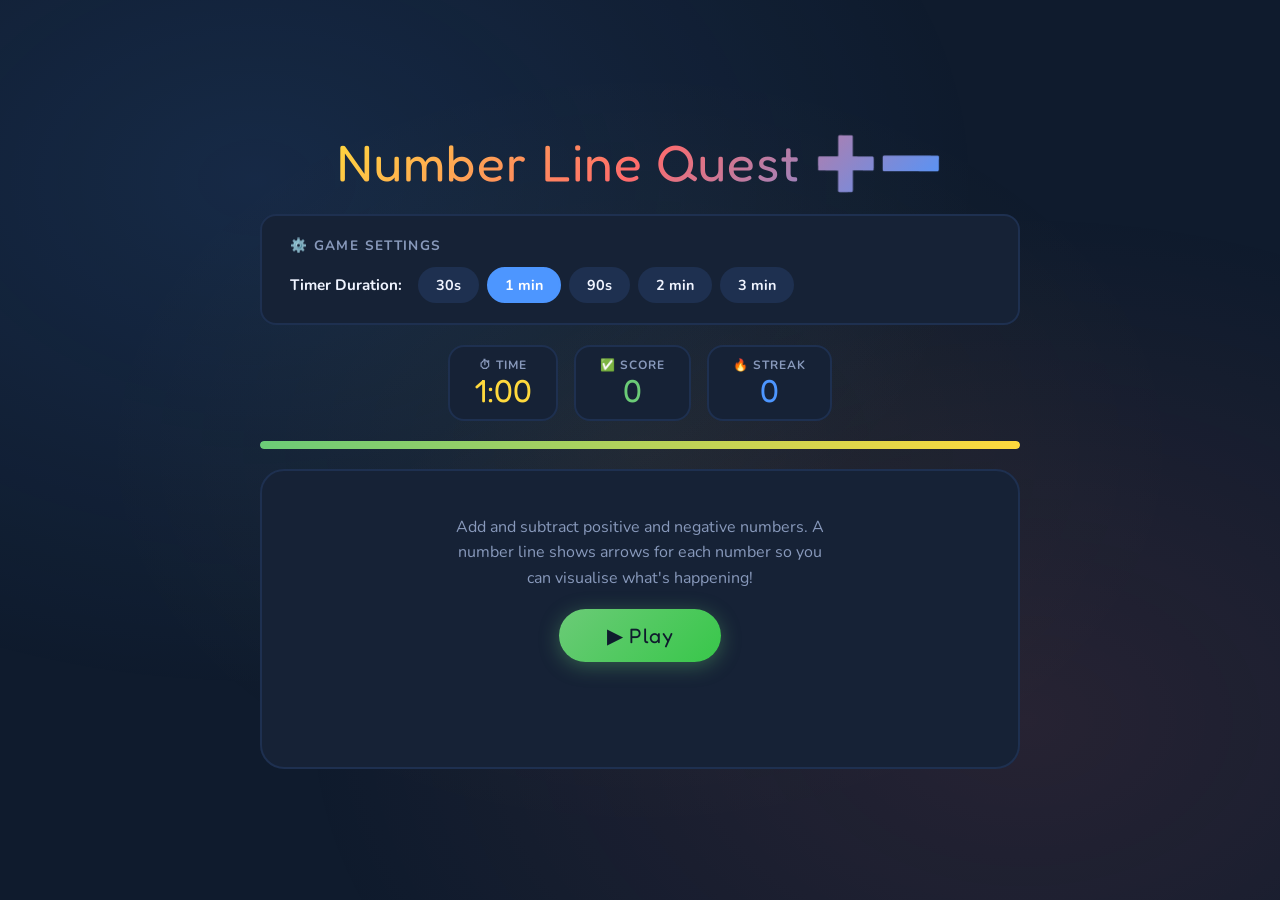
<file: docs/original-prototype.html>
<!DOCTYPE html>
<html lang="en">
<head>
<meta charset="UTF-8">
<meta name="viewport" content="width=device-width, initial-scale=1.0">
<title>Number Line Quest</title>
<link href="https://fonts.googleapis.com/css2?family=Fredoka+One&family=Nunito:wght@400;600;700;800&display=swap" rel="stylesheet">
<style>
  :root {
    --bg: #0f1b2d;
    --surface: #162236;
    --surface2: #1e3050;
    --accent1: #ff6b6b;
    --accent2: #ffd93d;
    --accent3: #6bcb77;
    --accent4: #4d96ff;
    --text: #f0f4ff;
    --muted: #8899bb;
    --radius: 16px;
    --vec-a: #ff6b6b;
    --vec-b: #4d96ff;
    --result: #ffd93d;
  }

  * { box-sizing: border-box; margin: 0; padding: 0; }

  body {
    font-family: 'Nunito', sans-serif;
    background: var(--bg);
    color: var(--text);
    min-height: 100vh;
    display: flex;
    flex-direction: column;
    align-items: center;
    justify-content: center;
    overflow-x: hidden;
    padding: 20px;
  }

  body::before {
    content: '';
    position: fixed; inset: 0;
    background:
      radial-gradient(ellipse at 20% 20%, rgba(77,150,255,0.12) 0%, transparent 50%),
      radial-gradient(ellipse at 80% 80%, rgba(255,107,107,0.10) 0%, transparent 50%),
      radial-gradient(ellipse at 50% 50%, rgba(255,217,61,0.05) 0%, transparent 60%);
    pointer-events: none;
    z-index: 0;
  }

  .container {
    position: relative; z-index: 1;
    width: 100%; max-width: 760px;
    display: flex; flex-direction: column; align-items: center; gap: 20px;
  }

  .title {
    font-family: 'Fredoka One', cursive;
    font-size: clamp(2rem, 6vw, 3.2rem);
    letter-spacing: 1px;
    background: linear-gradient(135deg, var(--accent2) 0%, var(--accent1) 50%, var(--accent4) 100%);
    -webkit-background-clip: text; -webkit-text-fill-color: transparent; background-clip: text;
    text-align: center;
  }

  .status-bar {
    display: flex; gap: 16px; justify-content: center; flex-wrap: wrap; width: 100%;
  }

  .stat-box {
    background: var(--surface);
    border: 2px solid var(--surface2);
    border-radius: var(--radius);
    padding: 10px 24px;
    text-align: center;
    min-width: 110px;
  }
  .stat-label { font-size: .75rem; color: var(--muted); text-transform: uppercase; letter-spacing: .08em; font-weight: 700; }
  .stat-value { font-family: 'Fredoka One', cursive; font-size: 2rem; line-height: 1.1; }
  .stat-value.timer { color: var(--accent2); transition: color .3s; }
  .stat-value.timer.urgent { color: var(--accent1); animation: pulse .5s ease-in-out infinite alternate; }
  .stat-value.score { color: var(--accent3); }
  .stat-value.streak { color: var(--accent4); }

  @keyframes pulse { from { transform: scale(1); } to { transform: scale(1.08); } }

  .settings-card {
    background: var(--surface);
    border: 2px solid var(--surface2);
    border-radius: var(--radius);
    padding: 20px 28px;
    width: 100%;
    display: flex; flex-direction: column; gap: 12px;
  }
  .settings-card h3 { font-size: .85rem; text-transform: uppercase; letter-spacing: .1em; color: var(--muted); font-weight: 700; }
  .settings-row { display: flex; align-items: center; gap: 16px; flex-wrap: wrap; }
  .settings-row label { font-weight: 700; font-size: .95rem; }
  .duration-btns { display: flex; gap: 8px; flex-wrap: wrap; }
  .dur-btn {
    background: var(--surface2);
    border: 2px solid transparent;
    color: var(--text);
    font-family: 'Nunito', sans-serif; font-weight: 700; font-size: .9rem;
    padding: 6px 16px; border-radius: 50px; cursor: pointer;
    transition: all .2s;
  }
  .dur-btn:hover { border-color: var(--accent4); }
  .dur-btn.active { background: var(--accent4); border-color: var(--accent4); color: #fff; }

  .game-card {
    background: var(--surface);
    border: 2px solid var(--surface2);
    border-radius: calc(var(--radius) * 1.5);
    padding: 28px 28px 24px;
    width: 100%;
    display: flex; flex-direction: column; gap: 22px;
    min-height: 300px;
  }

  .problem-display {
    text-align: center;
    font-family: 'Fredoka One', cursive;
    font-size: clamp(1.8rem, 5vw, 2.8rem);
    letter-spacing: 1px;
    line-height: 1.2;
    min-height: 60px;
    display: flex; align-items: center; justify-content: center; gap: 12px;
  }
  .num-a { color: var(--vec-a); }
  .op { color: var(--muted); }
  .num-b { color: var(--vec-b); }
  .eq { color: var(--muted); }
  .num-ans { color: var(--result); }

  .number-line-wrap {
    position: relative;
    width: 100%;
    user-select: none;
  }
  .nl-svg-container { width: 100%; overflow: visible; }

  .legend {
    display: flex; gap: 18px; justify-content: center; font-size: .82rem; font-weight: 700; flex-wrap: wrap;
  }
  .legend-item { display: flex; align-items: center; gap: 6px; }
  .legend-dot { width: 12px; height: 12px; border-radius: 3px; }

  .input-row {
    display: flex; gap: 12px; justify-content: center; align-items: center; flex-wrap: wrap;
  }

  .answer-input {
    background: var(--surface2);
    border: 3px solid var(--surface2);
    color: var(--text);
    font-family: 'Fredoka One', cursive;
    font-size: 1.8rem;
    width: 100px; text-align: center;
    padding: 8px 12px;
    border-radius: var(--radius);
    outline: none;
    transition: border-color .2s;
    -moz-appearance: textfield;
  }
  .answer-input::-webkit-inner-spin-button,
  .answer-input::-webkit-outer-spin-button { -webkit-appearance: none; }
  .answer-input:focus { border-color: var(--accent4); }
  .answer-input.wrong { border-color: var(--accent1); animation: shake .35s ease; }
  .answer-input.right { border-color: var(--accent3); }

  @keyframes shake {
    0%,100% { transform: translateX(0); }
    20% { transform: translateX(-8px); }
    40% { transform: translateX(8px); }
    60% { transform: translateX(-6px); }
    80% { transform: translateX(4px); }
  }

  .btn {
    font-family: 'Fredoka One', cursive;
    font-size: 1.1rem;
    padding: 12px 32px;
    border: none; border-radius: 50px;
    cursor: pointer;
    transition: transform .15s, box-shadow .15s;
    letter-spacing: .5px;
  }
  .btn:active { transform: scale(.96); }

  .btn-play {
    background: linear-gradient(135deg, var(--accent3), #38c74a);
    color: #0f1b2d;
    font-size: 1.3rem;
    padding: 14px 48px;
    box-shadow: 0 4px 20px rgba(107,203,119,.35);
  }
  .btn-play:hover { transform: translateY(-2px); box-shadow: 0 6px 28px rgba(107,203,119,.5); }

  .btn-check {
    background: linear-gradient(135deg, var(--accent4), #2979e0);
    color: #fff;
    box-shadow: 0 4px 16px rgba(77,150,255,.3);
  }
  .btn-check:hover { transform: translateY(-2px); box-shadow: 0 6px 24px rgba(77,150,255,.45); }
  .btn-check:disabled { opacity: .4; cursor: default; transform: none; }

  .feedback {
    text-align: center;
    font-family: 'Fredoka One', cursive;
    font-size: 1.25rem;
    min-height: 32px;
    transition: opacity .3s;
  }
  .feedback.correct { color: var(--accent3); }
  .feedback.wrong { color: var(--accent1); }

  .start-overlay {
    display: flex; flex-direction: column; align-items: center; justify-content: center;
    gap: 18px; padding: 16px 0; text-align: center;
  }
  .start-overlay p { color: var(--muted); font-size: 1rem; max-width: 380px; line-height: 1.6; }

  .gameover-overlay {
    display: flex; flex-direction: column; align-items: center; gap: 16px;
    padding: 8px 0; text-align: center;
  }
  .gameover-title { font-family: 'Fredoka One', cursive; font-size: 2.2rem; color: var(--accent2); }
  .gameover-score { font-family: 'Fredoka One', cursive; font-size: 4rem; color: var(--accent3); line-height: 1; }
  .gameover-sub { color: var(--muted); font-size: 1rem; }

  .timer-bar-wrap {
    width: 100%;
    background: var(--surface2);
    border-radius: 50px;
    height: 8px;
    overflow: hidden;
  }
  .timer-bar {
    height: 100%;
    border-radius: 50px;
    background: linear-gradient(90deg, var(--accent3), var(--accent2));
    transition: width .5s linear, background .5s;
  }
  .timer-bar.urgent { background: linear-gradient(90deg, var(--accent1), var(--accent2)); }

  .hidden { display: none !important; }
</style>
</head>
<body>
<div class="container">
  <div class="title">Number Line Quest ➕➖</div>

  <div class="settings-card" id="settingsCard">
    <h3>⚙️ Game Settings</h3>
    <div class="settings-row">
      <label>Timer Duration:</label>
      <div class="duration-btns" id="durationBtns">
        <button class="dur-btn" data-s="30">30s</button>
        <button class="dur-btn active" data-s="60">1 min</button>
        <button class="dur-btn" data-s="90">90s</button>
        <button class="dur-btn" data-s="120">2 min</button>
        <button class="dur-btn" data-s="180">3 min</button>
      </div>
    </div>
  </div>

  <div class="status-bar">
    <div class="stat-box">
      <div class="stat-label">⏱ Time</div>
      <div class="stat-value timer" id="timerDisplay">1:00</div>
    </div>
    <div class="stat-box">
      <div class="stat-label">✅ Score</div>
      <div class="stat-value score" id="scoreDisplay">0</div>
    </div>
    <div class="stat-box">
      <div class="stat-label">🔥 Streak</div>
      <div class="stat-value streak" id="streakDisplay">0</div>
    </div>
  </div>

  <div class="timer-bar-wrap">
    <div class="timer-bar" id="timerBar"></div>
  </div>

  <div class="game-card" id="gameCard">
    <!-- Start -->
    <div class="start-overlay" id="startOverlay">
      <p>Add and subtract positive and negative numbers. A number line shows arrows for each number so you can visualise what's happening!</p>
      <button class="btn btn-play" id="playBtn">▶ Play</button>
    </div>

    <!-- Active game -->
    <div id="activeGame" class="hidden">
      <div class="problem-display" id="problemDisplay"></div>

      <div class="number-line-wrap">
        <svg id="nlSvg" class="nl-svg-container" viewBox="0 0 680 170" xmlns="http://www.w3.org/2000/svg"></svg>
      </div>

      <div class="legend">
        <div class="legend-item"><div class="legend-dot" style="background:#ff6b6b"></div><span id="legendA">First number</span></div>
        <div class="legend-item"><div class="legend-dot" style="background:#4d96ff"></div><span id="legendB">Second number</span></div>
        <div class="legend-item"><div class="legend-dot" style="background:#ffd93d"></div><span>Answer</span></div>
      </div>

      <div class="feedback" id="feedback"></div>

      <div class="input-row">
        <input type="number" class="answer-input" id="answerInput" placeholder="?" autocomplete="off">
        <button class="btn btn-check" id="checkBtn">Check ✓</button>
      </div>
    </div>

    <!-- Game over -->
    <div class="gameover-overlay hidden" id="gameoverOverlay">
      <div class="gameover-title">Time's Up! 🎉</div>
      <div class="gameover-score" id="finalScore">0</div>
      <div class="gameover-sub">problems solved correctly</div>
      <button class="btn btn-play" id="replayBtn" style="margin-top:8px;">▶ Play Again</button>
    </div>
  </div>
</div>

<script>
// ─── State ────────────────────────────────────────────────────────────────────
let totalSeconds = 60;
let timeLeft = 60;
let score = 0;
let streak = 0;
let timerInterval = null;
let gameRunning = false;
let currentA = 0, currentOp = '+', currentB = 0, currentAnswer = 0;
let attemptedThisQ = false;

// ─── DOM ──────────────────────────────────────────────────────────────────────
const timerDisplay  = document.getElementById('timerDisplay');
const scoreDisplay  = document.getElementById('scoreDisplay');
const streakDisplay = document.getElementById('streakDisplay');
const timerBar      = document.getElementById('timerBar');
const startOverlay  = document.getElementById('startOverlay');
const activeGame    = document.getElementById('activeGame');
const gameoverOverlay = document.getElementById('gameoverOverlay');
const problemDisplay  = document.getElementById('problemDisplay');
const nlSvg         = document.getElementById('nlSvg');
const answerInput   = document.getElementById('answerInput');
const checkBtn      = document.getElementById('checkBtn');
const feedback      = document.getElementById('feedback');
const finalScore    = document.getElementById('finalScore');
const settingsCard  = document.getElementById('settingsCard');
const legendA       = document.getElementById('legendA');
const legendB       = document.getElementById('legendB');

// ─── Duration buttons ─────────────────────────────────────────────────────────
document.getElementById('durationBtns').addEventListener('click', e => {
  const btn = e.target.closest('.dur-btn');
  if (!btn || gameRunning) return;
  document.querySelectorAll('.dur-btn').forEach(b => b.classList.remove('active'));
  btn.classList.add('active');
  totalSeconds = parseInt(btn.dataset.s);
  timeLeft = totalSeconds;
  updateTimerDisplay();
  timerBar.style.width = '100%';
});

// ─── Play / Replay ────────────────────────────────────────────────────────────
document.getElementById('playBtn').addEventListener('click', startGame);
document.getElementById('replayBtn').addEventListener('click', startGame);

function startGame() {
  score = 0; streak = 0; timeLeft = totalSeconds;
  scoreDisplay.textContent = '0';
  streakDisplay.textContent = '0';
  updateTimerDisplay();
  timerBar.style.width = '100%';
  timerBar.classList.remove('urgent');
  timerDisplay.classList.remove('urgent');

  startOverlay.classList.add('hidden');
  gameoverOverlay.classList.add('hidden');
  activeGame.classList.remove('hidden');
  settingsCard.style.pointerEvents = 'none';
  settingsCard.style.opacity = '.45';

  gameRunning = true;
  nextQuestion();
  timerInterval = setInterval(tick, 1000);
}

// ─── Timer ────────────────────────────────────────────────────────────────────
function tick() {
  timeLeft--;
  updateTimerDisplay();
  const pct = timeLeft / totalSeconds * 100;
  timerBar.style.width = pct + '%';
  const urgent = timeLeft <= 10;
  timerBar.classList.toggle('urgent', urgent);
  timerDisplay.classList.toggle('urgent', urgent);
  if (timeLeft <= 0) endGame();
}

function updateTimerDisplay() {
  const m = Math.floor(timeLeft / 60);
  const s = timeLeft % 60;
  timerDisplay.textContent = m > 0 ? `${m}:${s.toString().padStart(2,'0')}` : `${s}s`;
}

function endGame() {
  clearInterval(timerInterval);
  gameRunning = false;
  activeGame.classList.add('hidden');
  gameoverOverlay.classList.remove('hidden');
  finalScore.textContent = score;
  settingsCard.style.pointerEvents = '';
  settingsCard.style.opacity = '';
}

// ─── Question generation ──────────────────────────────────────────────────────
function randInt(min, max) {
  return Math.floor(Math.random() * (max - min + 1)) + min;
}

function generateProblem() {
  for (let i = 0; i < 300; i++) {
    const a = randInt(-10, 10);
    const b = randInt(-10, 10);
    const op = Math.random() < 0.5 ? '+' : '-';
    const ans = op === '+' ? a + b : a - b;
    // Valid range, not trivially zero both
    if (ans >= -10 && ans <= 10 && !(a === 0 && b === 0) && b !== 0) {
      return { a, b, op, ans };
    }
  }
  return { a: 4, b: -3, op: '+', ans: 1 };
}

function nextQuestion() {
  const prob = generateProblem();
  currentA = prob.a;
  currentB = prob.b;
  currentOp = prob.op;
  currentAnswer = prob.ans;
  attemptedThisQ = false;

  // Build the problem string: e.g.  3 + (−5) = ?
  const opSym = prob.op === '+' ? '+' : '−';
  const bFormatted = prob.b < 0 ? `(${prob.b})` : `${prob.b}`;
  problemDisplay.innerHTML =
    `<span class="num-a">${prob.a}</span>` +
    `<span class="op">&nbsp;${opSym}&nbsp;</span>` +
    `<span class="num-b">${bFormatted}</span>` +
    `<span class="eq">&nbsp;=&nbsp;</span>` +
    `<span class="num-ans">?</span>`;

  legendA.textContent = `0 → ${prob.a}`;
  const bLabel = prob.op === '+'
    ? (prob.b > 0 ? `0 → +${prob.b}` : `0 → (${prob.b})`)
    : (prob.b > 0 ? `0 → −${prob.b}` : `0 → +(${Math.abs(prob.b)})`);
  legendB.textContent = bLabel;

  answerInput.value = '';
  answerInput.className = 'answer-input';
  feedback.textContent = '';
  feedback.className = 'feedback';
  checkBtn.disabled = false;
  answerInput.focus();

  drawNumberLine(prob.a, prob.op, prob.b, null);
}

// ─── Check answer ─────────────────────────────────────────────────────────────
checkBtn.addEventListener('click', checkAnswer);
answerInput.addEventListener('keydown', e => { if (e.key === 'Enter') checkAnswer(); });

function checkAnswer() {
  const val = parseInt(answerInput.value, 10);
  if (isNaN(val)) {
    feedback.textContent = 'Enter a number!';
    feedback.className = 'feedback wrong';
    return;
  }
  if (val === currentAnswer) {
    if (!attemptedThisQ) { score++; streak++; }
    else { streak = 0; }
    scoreDisplay.textContent = score;
    streakDisplay.textContent = streak;
    feedback.textContent = streak >= 3 ? `🔥 ${streak} in a row!` : '✓ Correct!';
    feedback.className = 'feedback correct';
    answerInput.className = 'answer-input right';
    checkBtn.disabled = true;
    drawNumberLine(currentA, currentOp, currentB, currentAnswer);
    // Update problem display to show answer
    const opSym = currentOp === '+' ? '+' : '−';
    const bFormatted = currentB < 0 ? `(${currentB})` : `${currentB}`;
    problemDisplay.innerHTML =
      `<span class="num-a">${currentA}</span>` +
      `<span class="op">&nbsp;${opSym}&nbsp;</span>` +
      `<span class="num-b">${bFormatted}</span>` +
      `<span class="eq">&nbsp;=&nbsp;</span>` +
      `<span class="num-ans">${currentAnswer}</span>`;
    setTimeout(() => { if (gameRunning) nextQuestion(); }, 1000);
  } else {
    attemptedThisQ = true;
    streak = 0;
    streakDisplay.textContent = '0';
    feedback.textContent = '✗ Try again!';
    feedback.className = 'feedback wrong';
    answerInput.className = 'answer-input wrong';
    setTimeout(() => { answerInput.classList.remove('wrong'); answerInput.select(); }, 400);
  }
}

// ─── Number Line ──────────────────────────────────────────────────────────────
function drawNumberLine(a, op, b, ans) {
  const W = 680, H = 170;
  const marginX = 52;
  const axisY = 128;
  const NL_MIN = -10, NL_MAX = 10;

  function xOf(n) {
    return marginX + (n - NL_MIN) / (NL_MAX - NL_MIN) * (W - 2 * marginX);
  }

  const vecAend = a;   // 0 → a  (vector A)
  const vecBend = b;   // 0 → b  (vector B, raw second number, operator ignored)

  let svg = `<defs>
    <marker id="mA"  markerWidth="9" markerHeight="7" refX="8" refY="3.5" orient="auto"><polygon points="0 0,9 3.5,0 7" fill="#ff6b6b"/></marker>
    <marker id="mB"  markerWidth="9" markerHeight="7" refX="8" refY="3.5" orient="auto"><polygon points="0 0,9 3.5,0 7" fill="#4d96ff"/></marker>
    <marker id="mAr" markerWidth="9" markerHeight="7" refX="1" refY="3.5" orient="auto"><polygon points="9 0,0 3.5,9 7" fill="#ff6b6b"/></marker>
    <marker id="mBr" markerWidth="9" markerHeight="7" refX="1" refY="3.5" orient="auto"><polygon points="9 0,0 3.5,9 7" fill="#4d96ff"/></marker>
  </defs>`;

  // Axis
  svg += `<line x1="${marginX}" y1="${axisY}" x2="${W-marginX}" y2="${axisY}" stroke="#2a3d5a" stroke-width="3" stroke-linecap="round"/>`;
  // Axis arrow right
  svg += `<polygon points="${W-marginX},${axisY} ${W-marginX-8},${axisY-5} ${W-marginX-8},${axisY+5}" fill="#2a3d5a"/>`;

  // Ticks + labels
  for (let n = NL_MIN; n <= NL_MAX; n++) {
    const x = xOf(n);
    const major = (n % 5 === 0) || n === 0;
    const tickH = major ? 11 : 6;
    svg += `<line x1="${x}" y1="${axisY - tickH}" x2="${x}" y2="${axisY + tickH}" stroke="${major ? '#3d5580' : '#253550'}" stroke-width="${major ? 2 : 1.5}"/>`;
    if (major) {
      svg += `<text x="${x}" y="${axisY + 28}" text-anchor="middle" font-family="Nunito,sans-serif" font-size="13" font-weight="700" fill="${n===0?'#7788aa':'#3d5580'}">${n}</text>`;
    }
  }

  // ── Vector A: 0 → a ──────────────────────────────────────────────────────
  const arcAY = axisY - 38;
  const x0 = xOf(0);
  const xa = xOf(vecAend);

  if (a !== 0) {
    const cpx = (x0 + xa) / 2;
    const goRight = xa >= x0;
    // Arc
    svg += `<path d="M ${x0} ${axisY} Q ${cpx} ${arcAY} ${xa} ${axisY}" fill="none" stroke="#ff6b6b" stroke-width="3.5" stroke-linecap="round" marker-end="url(#mA)"/>`;
    const lbl = a > 0 ? `+${a}` : `${a}`;
    svg += `<text x="${cpx}" y="${arcAY - 7}" text-anchor="middle" font-family="Fredoka One,cursive" font-size="15" fill="#ff6b6b">${lbl}</text>`;
  }

  // ── Vector B: a → ans ────────────────────────────────────────────────────
  const arcBY = axisY - 72;
  const xbe = xOf(vecBend); // vecBend = raw b, starting from 0

  if (b !== 0) {
    const cpx2 = (x0 + xbe) / 2;
    const goRight2 = xbe >= x0;
      svg += `<path d="M ${x0} ${axisY} Q ${cpx2} ${arcBY} ${xbe} ${axisY}" fill="none" stroke="#4d96ff" stroke-width="3.5" stroke-linecap="round" marker-end="url(#mB)"/>`;
    const lbl2 = b > 0 ? `+${b}` : `${b}`;
    svg += `<text x="${cpx2}" y="${arcBY - 7}" text-anchor="middle" font-family="Fredoka One,cursive" font-size="15" fill="#4d96ff">${lbl2}</text>`;
  }

  // ── Answer dot ────────────────────────────────────────────────────────────
  if (ans !== null) {
    const xans = xOf(ans);
    svg += `<circle cx="${xans}" cy="${axisY}" r="10" fill="#ffd93d" stroke="#0f1b2d" stroke-width="3"/>`;
    svg += `<text x="${xans}" y="${axisY - 16}" text-anchor="middle" font-family="Fredoka One,cursive" font-size="16" fill="#ffd93d">${ans}</text>`;
  }

  // ── Key points ────────────────────────────────────────────────────────────
  // Origin dot
  svg += `<circle cx="${x0}" cy="${axisY}" r="5" fill="#4a6080" stroke="#0f1b2d" stroke-width="2"/>`;
  // Dot at a
  if (a !== 0) {
    svg += `<circle cx="${xa}" cy="${axisY}" r="7" fill="#ff6b6b" stroke="#0f1b2d" stroke-width="2.5"/>`;
  }

  nlSvg.innerHTML = svg;
}

// ─── Init ─────────────────────────────────────────────────────────────────────
updateTimerDisplay();
timerBar.style.width = '100%';
drawNumberLine(0, '+', 0, null); // blank line on start
</script>
</body>
</html>
</file>
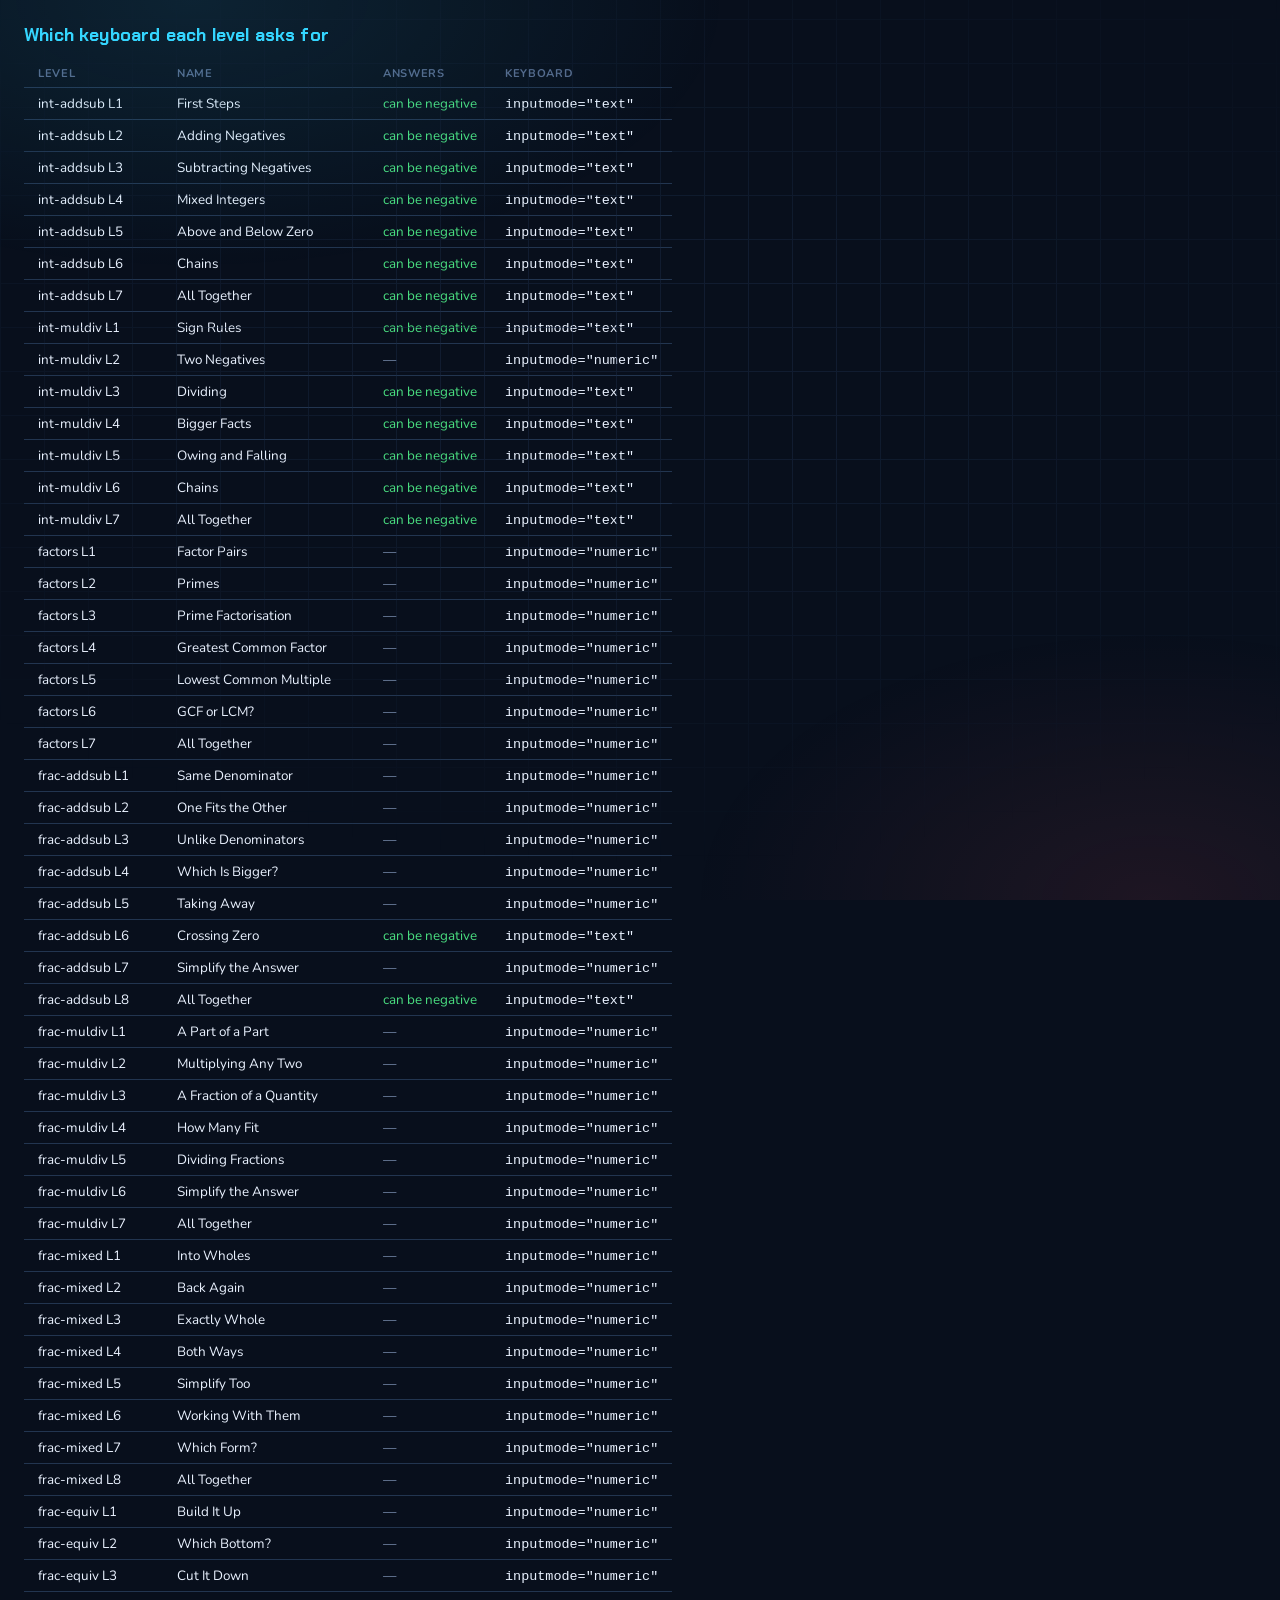
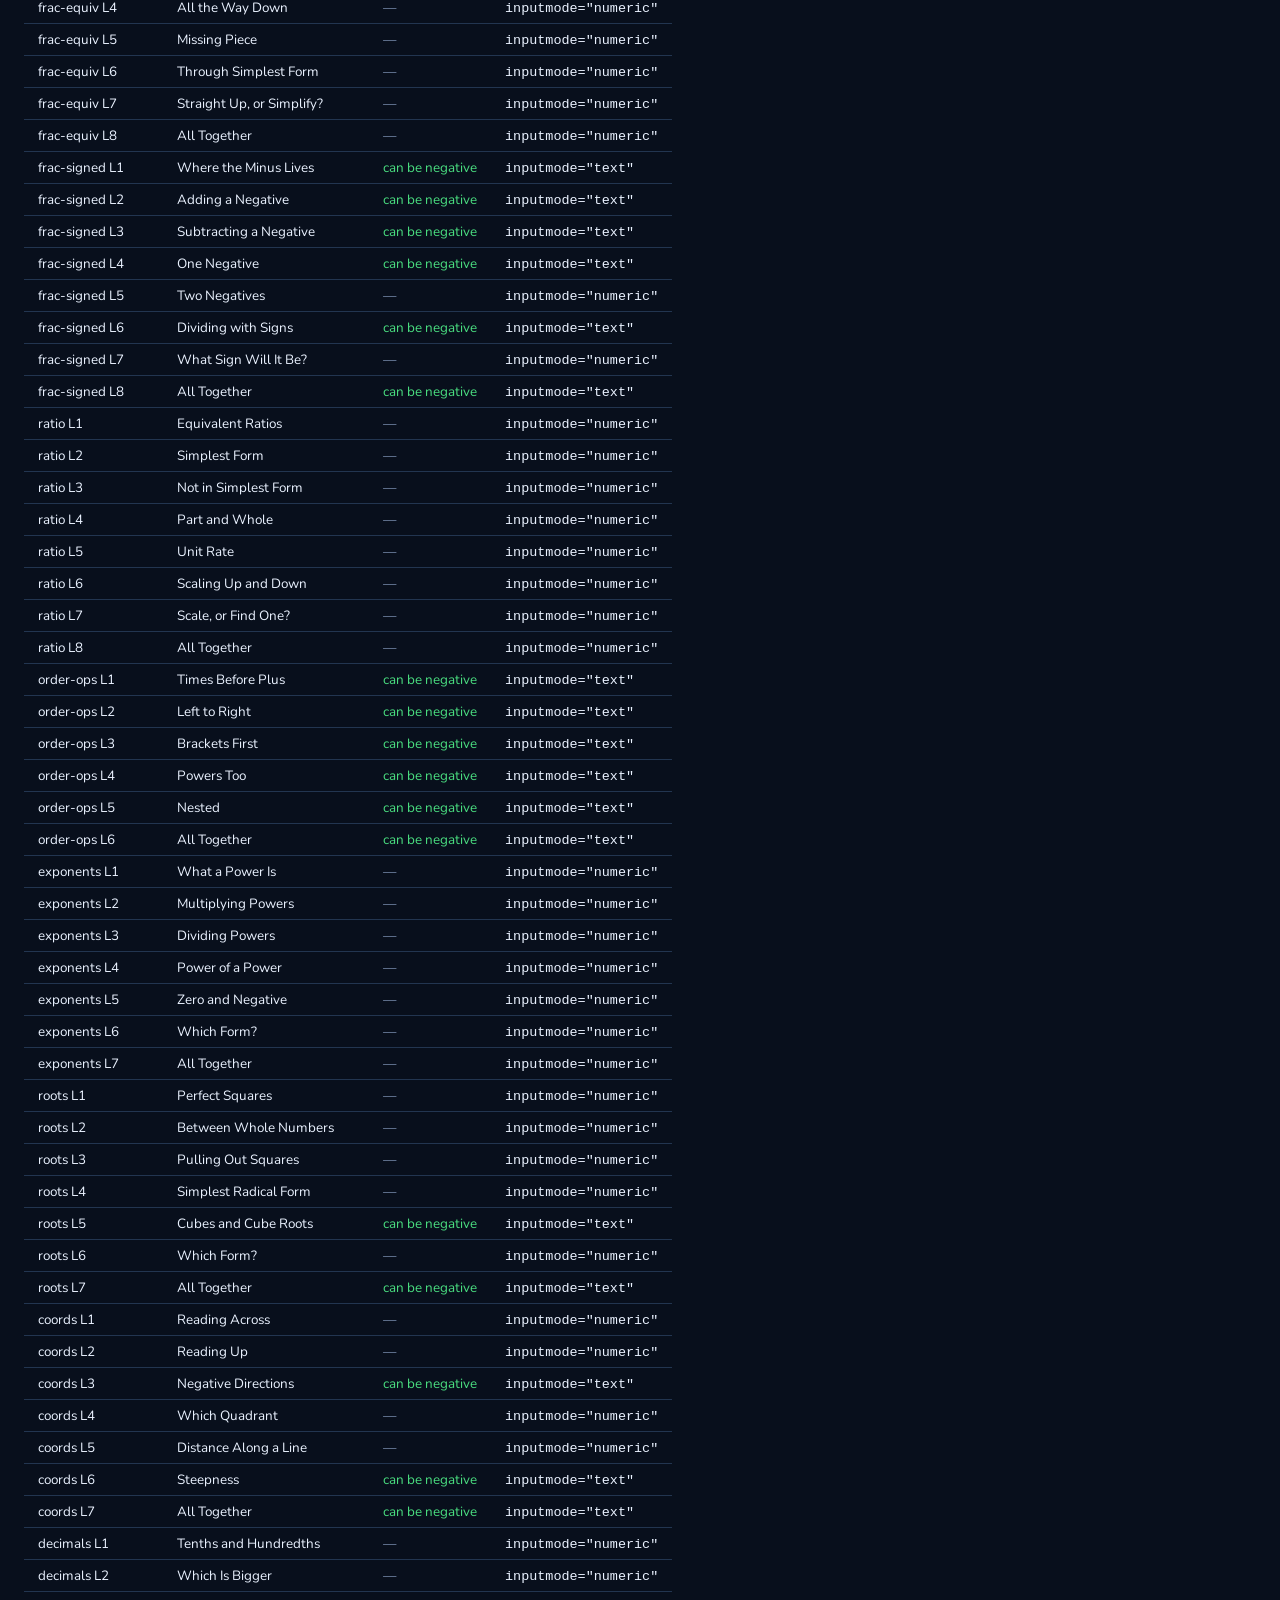
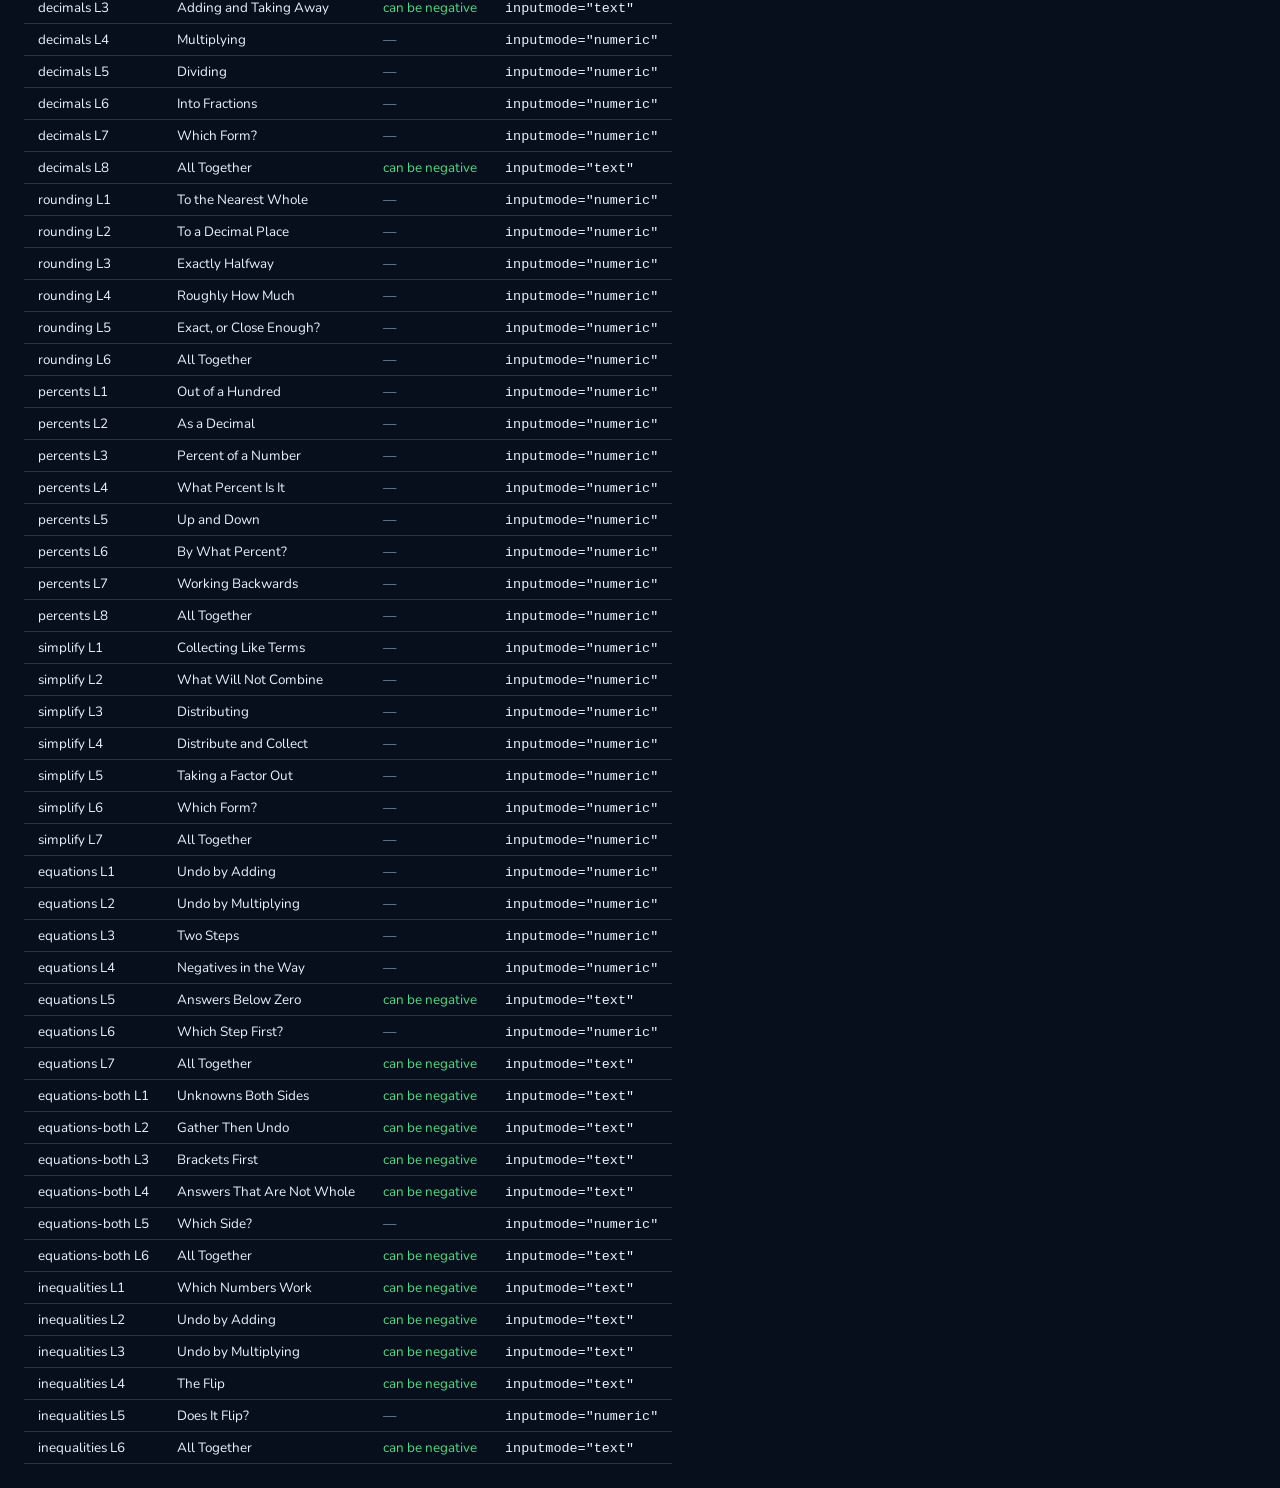
<file: web/dev/keyboard.html>
<!doctype html>
<meta charset="utf-8">
<title>Versine — keyboard check</title>
<link rel="stylesheet" href="../assets/fonts.css">
<link rel="stylesheet" href="../styles.css">
<style>body{padding:24px;font-family:var(--body)}
 h1{font-family:var(--display);color:var(--cool);font-size:1.1rem}
 table{border-collapse:collapse;margin-top:14px;font-size:.84rem}
 td,th{padding:6px 14px;border-bottom:1px solid var(--line);text-align:left}
 th{color:var(--dim);font-size:.7rem;text-transform:uppercase;letter-spacing:.06em}
 .yes{color:var(--grow)} .no{color:var(--muted)}</style>
<h1>Which keyboard each level asks for</h1>
<div id="out"></div>
<script type="module">
  import { makeAnswerInput } from '../ui/answerinput.js';
  const m = await (await fetch('../library/manifest.json')).json();
  const rows = m.levels.map((l) => {
    const w = makeAnswerInput('int', null, { signed: l.signed });
    return `<tr><td>${l.skill} L${l.level + 1}</td><td>${l.name}</td>
      <td class="${l.signed ? 'yes' : 'no'}">${l.signed ? 'can be negative' : '—'}</td>
      <td><code>inputmode="${w.node.getAttribute('inputmode')}"</code></td></tr>`;
  }).join('');
  document.getElementById('out').innerHTML =
    `<table><tr><th>level</th><th>name</th><th>answers</th><th>keyboard</th></tr>${rows}</table>`;
  const signed = m.levels.filter(l => l.signed);
  document.title = `${signed.length} signed / ${m.levels.length}`;
</script>
</file>
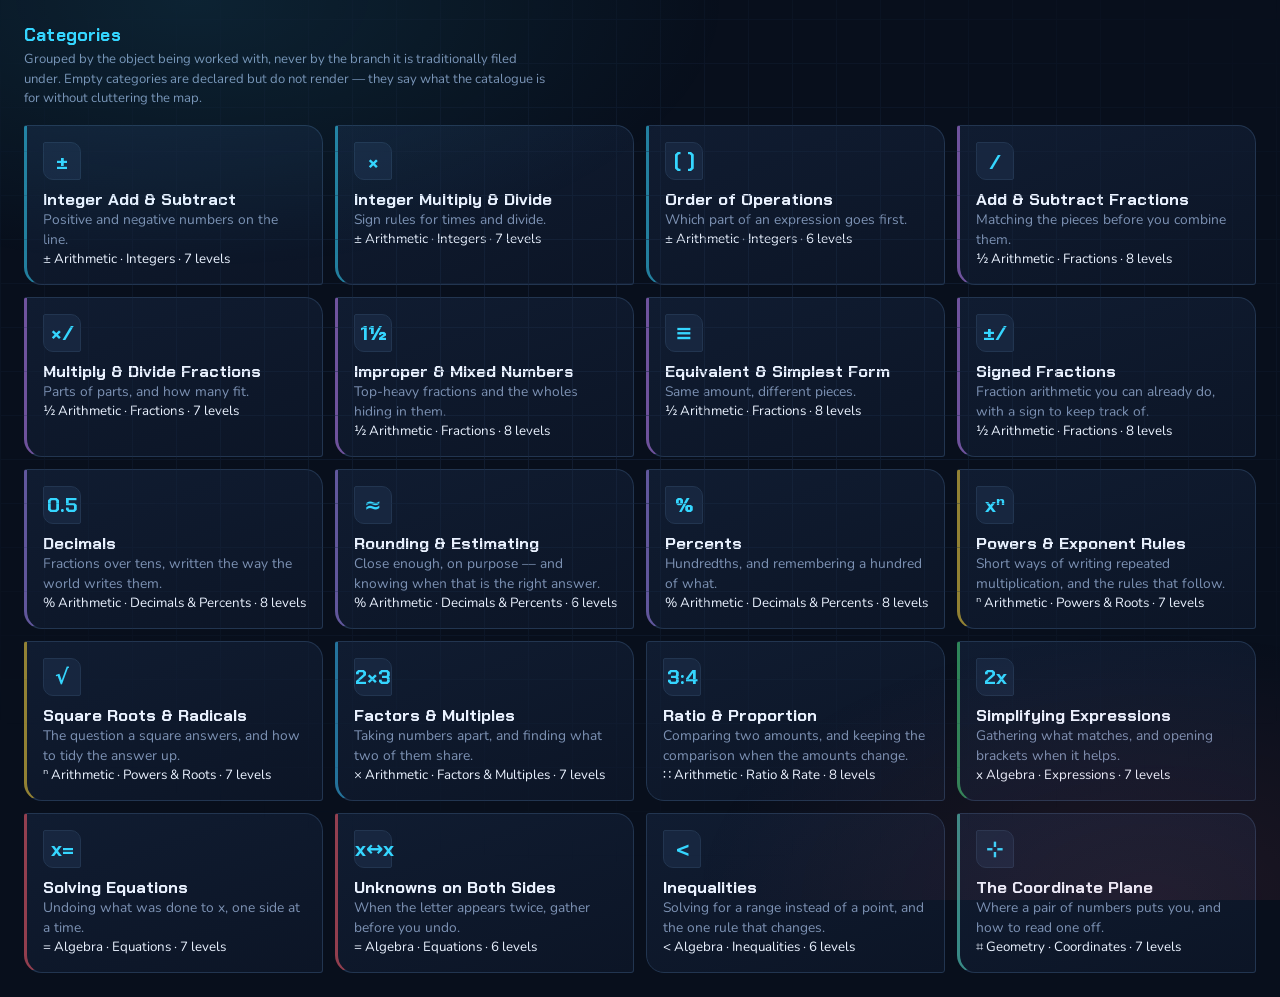
<file: web/dev/map.html>
<!doctype html>
<meta charset="utf-8">
<title>Versine — categories</title>
<link rel="stylesheet" href="../assets/fonts.css">
<link rel="stylesheet" href="../styles.css">
<style>body{padding:24px;font-family:var(--body)}
 h1{font-family:var(--display);color:var(--cool);font-size:1.1rem;margin:0 0 4px}
 .note{color:var(--muted);font-size:.82rem;margin-bottom:16px;max-width:66ch;line-height:1.5}</style>
<h1>Categories</h1>
<p class="note">Grouped by the object being worked with, never by the branch it
  is traditionally filed under. Empty categories are declared but do not render
  — they say what the catalogue is for without cluttering the map.</p>
<div class="grid grid--skills" id="out"></div>
<script type="module">
  import { SKILLS, CATEGORIES, SUBJECTS, subjectOf } from '../engine/registry.js';
  import { el } from '../ui/dom.js';
  const out = document.getElementById('out');
  for (const sub of SUBJECTS)
  for (const cat of CATEGORIES.filter((c) => c.subject === sub.id)) {
    for (const skill of SKILLS.filter((s) => s.category === cat.id)) {
      out.append(el('button', { class: `tile cat-${skill.category}` },
        el('div.tile__glyph', {}, skill.glyph),
        el('div.tile__body', {},
          el('div.tile__name', {}, skill.name),
          el('div.tile__blurb', {}, skill.blurb),
          el('div.tile__meta', {}, `${cat.glyph} ${sub.name} · ${cat.name} · ${skill.levels.length} levels`))));
    }
  }
</script>
</file>
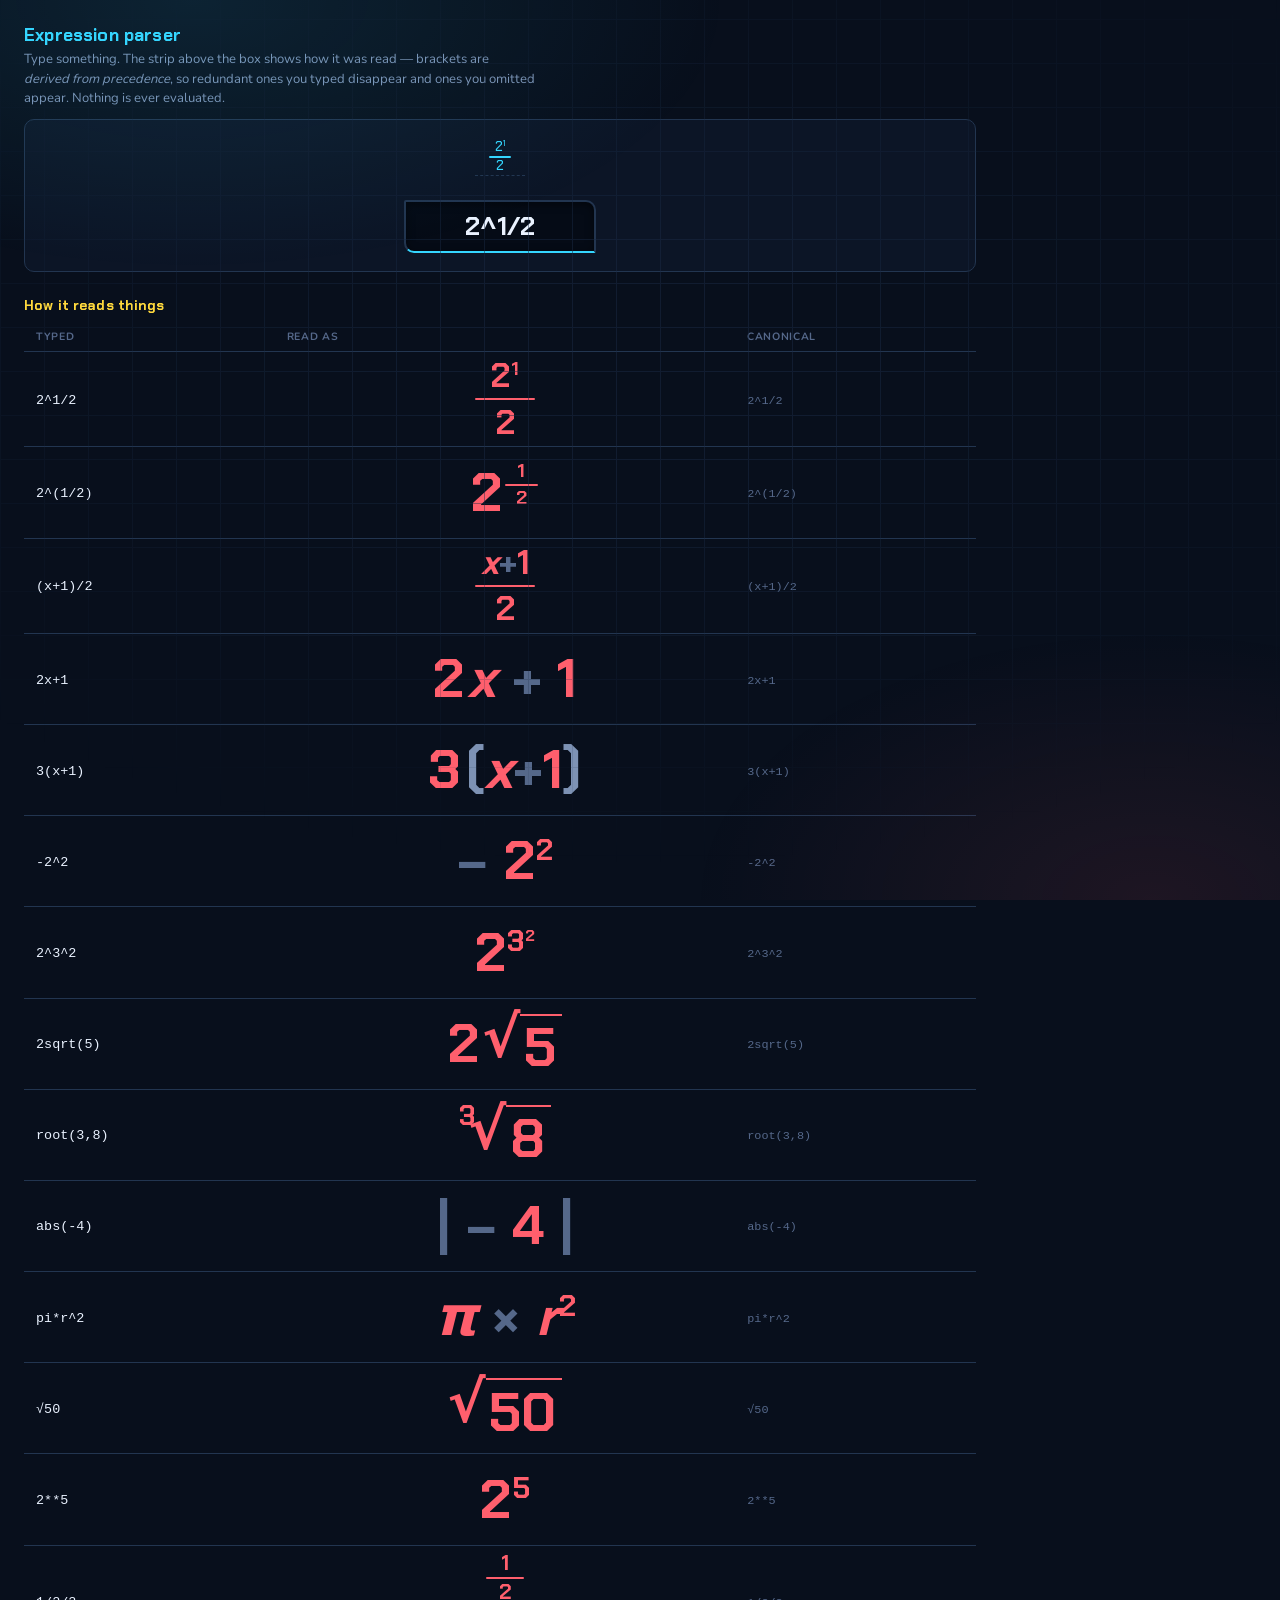
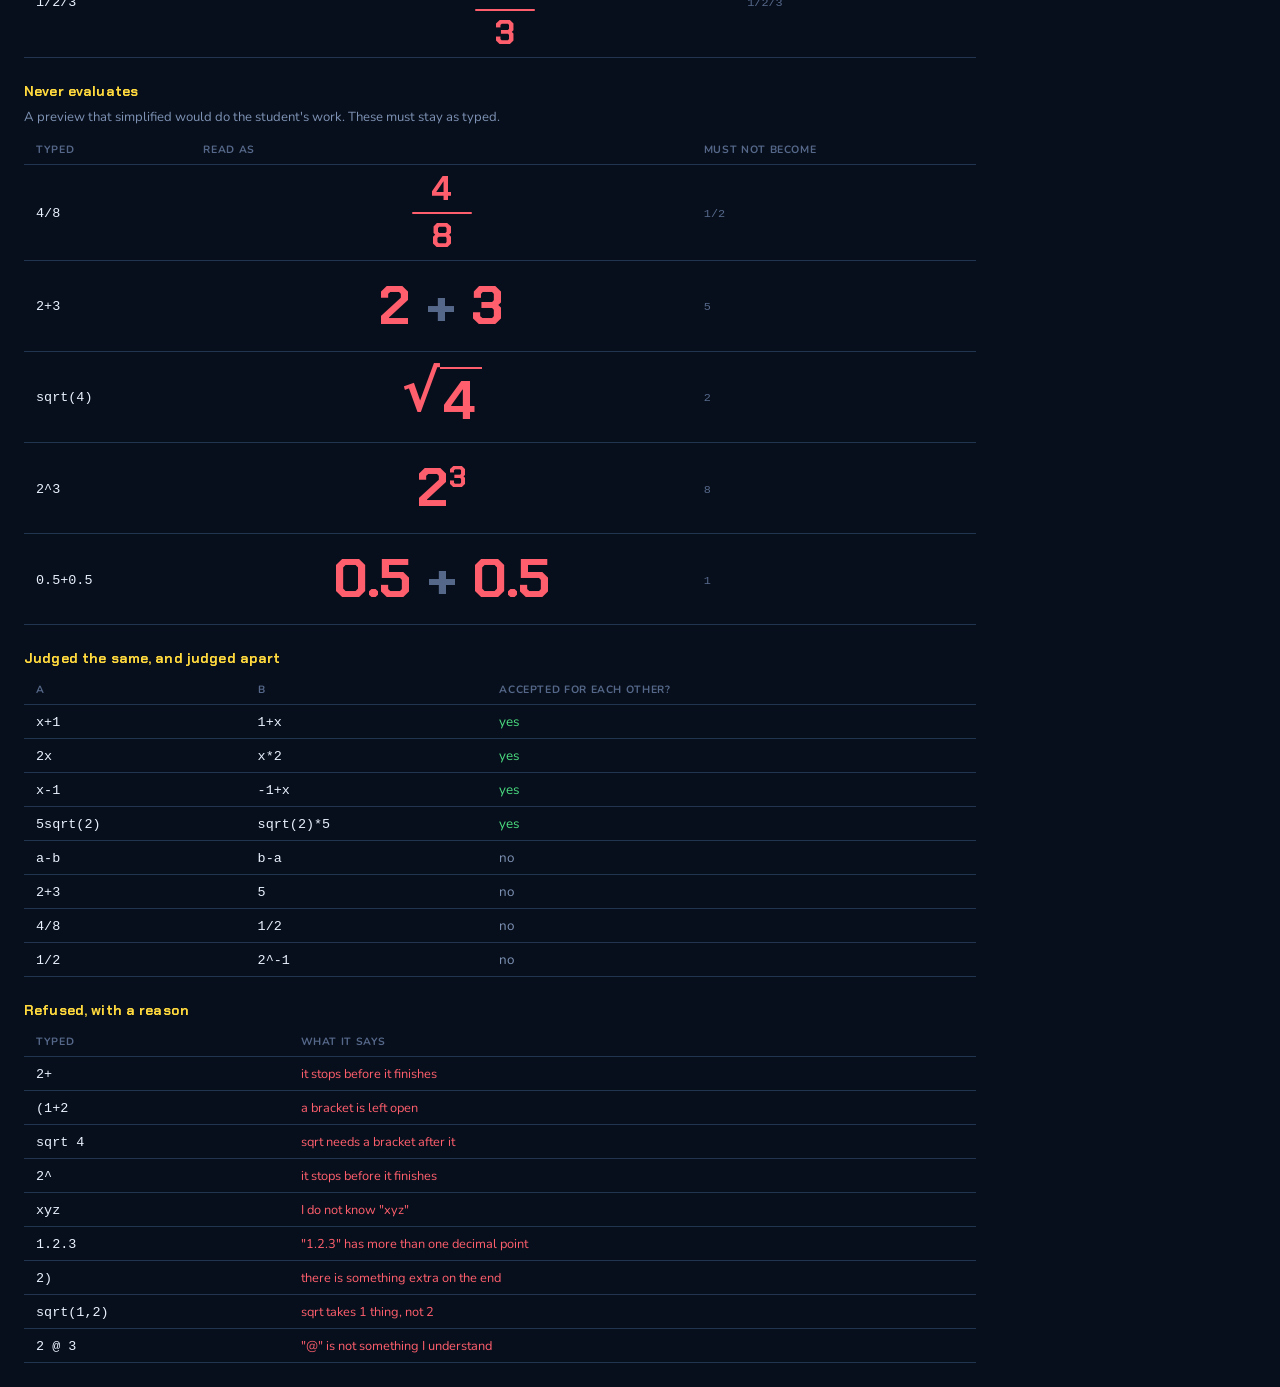
<file: web/dev/parser.html>
<!doctype html>
<meta charset="utf-8">
<title>Versine — expression parser</title>
<link rel="stylesheet" href="../assets/fonts.css">
<link rel="stylesheet" href="../styles.css">
<style>body{padding:24px;font-family:var(--body);max-width:1000px}
 h1{font-family:var(--display);color:var(--cool);font-size:1.1rem;margin:0 0 4px}
 h3{font-family:var(--display);color:var(--gold);font-size:.86rem;margin:24px 0 8px}
 .note{color:var(--muted);font-size:.82rem;margin-bottom:8px;max-width:64ch;line-height:1.5}
 table{border-collapse:collapse;width:100%;font-size:.84rem}
 td,th{padding:7px 12px;border-bottom:1px solid var(--line);text-align:left;vertical-align:middle}
 th{color:var(--dim);font-size:.66rem;text-transform:uppercase;letter-spacing:.06em}
 code{font-family:ui-monospace,monospace;color:var(--text)}
 .err{color:var(--hot);font-size:.8rem}
 .canon{color:var(--dim);font-family:ui-monospace,monospace;font-size:.74rem}
 .live{background:var(--bg-2);border:1px solid var(--line);border-radius:10px;padding:18px;margin:10px 0 4px}
 .ok{color:var(--grow)} .no{color:var(--muted)}</style>
<h1>Expression parser</h1>
<p class="note">Type something. The strip above the box shows how it was read —
  brackets are <em>derived from precedence</em>, so redundant ones you typed
  disappear and ones you omitted appear. Nothing is ever evaluated.</p>
<div class="live" id="live"></div>

<h3>How it reads things</h3>
<table id="reads"><tr><th>typed</th><th>read as</th><th>canonical</th></tr></table>

<h3>Never evaluates</h3>
<p class="note">A preview that simplified would do the student's work. These
  must stay as typed.</p>
<table id="noeval"><tr><th>typed</th><th>read as</th><th>must not become</th></tr></table>

<h3>Judged the same, and judged apart</h3>
<table id="equiv"><tr><th>a</th><th>b</th><th>accepted for each other?</th></tr></table>

<h3>Refused, with a reason</h3>
<table id="bad"><tr><th>typed</th><th>what it says</th></tr></table>

<script type="module">
  import { makeAnswerInput } from '../ui/answerinput.js';
  import { renderPrompt } from '../ui/prompt.js';
  import { previewOf } from '../ui/express.js';
  import { getType } from '../math/answer.js';
  import { el } from '../ui/dom.js';

  const w = makeAnswerInput('expr', null, {});
  document.getElementById('live').append(w.node);
  w.node.querySelector('input').value = '2^1/2';
  w.node.querySelector('input').dispatchEvent(new Event('input'));

  const expr = getType('expr');
  const row = (cells) => el('tr', {}, cells.map((c) =>
    el('td', {}, typeof c === 'string' ? c : c)));
  const drawn = (src) => {
    const r = previewOf(src);
    if (!r.ok) return el('span.err', {}, r.error);
    const box = el('span.problem'); renderPrompt(box, r.terms); return box;
  };
  const canon = (src) => { const p = expr.parse(src); return p.ok ? p.value : '—'; };

  for (const s of ['2^1/2','2^(1/2)','(x+1)/2','2x+1','3(x+1)','-2^2','2^3^2',
                   '2sqrt(5)','root(3,8)','abs(-4)','pi*r^2','√50','2**5','1/2/3'])
    document.getElementById('reads').append(
      row([el('code',{},s), drawn(s), el('span.canon',{},canon(s))]));

  for (const [s, not] of [['4/8','1/2'],['2+3','5'],['sqrt(4)','2'],['2^3','8'],['0.5+0.5','1']])
    document.getElementById('noeval').append(
      row([el('code',{},s), drawn(s), el('span.canon',{},not)]));

  for (const [a,b] of [['x+1','1+x'],['2x','x*2'],['x-1','-1+x'],['5sqrt(2)','sqrt(2)*5'],
                       ['a-b','b-a'],['2+3','5'],['4/8','1/2'],['1/2','2^-1']]) {
    const pa = expr.parse(a), pb = expr.parse(b);
    const same = pa.ok && pb.ok && expr.equals(pa.value, pb.value);
    document.getElementById('equiv').append(row([el('code',{},a), el('code',{},b),
      el('span', { class: same ? 'ok' : 'no' }, same ? 'yes' : 'no')]));
  }

  for (const s of ['2+','(1+2','sqrt 4','2^','xyz','1.2.3','2)','sqrt(1,2)','2 @ 3'])
    document.getElementById('bad').append(
      row([el('code',{},s), el('span.err',{}, previewOf(s).error ?? '—')]));
</script>
</file>
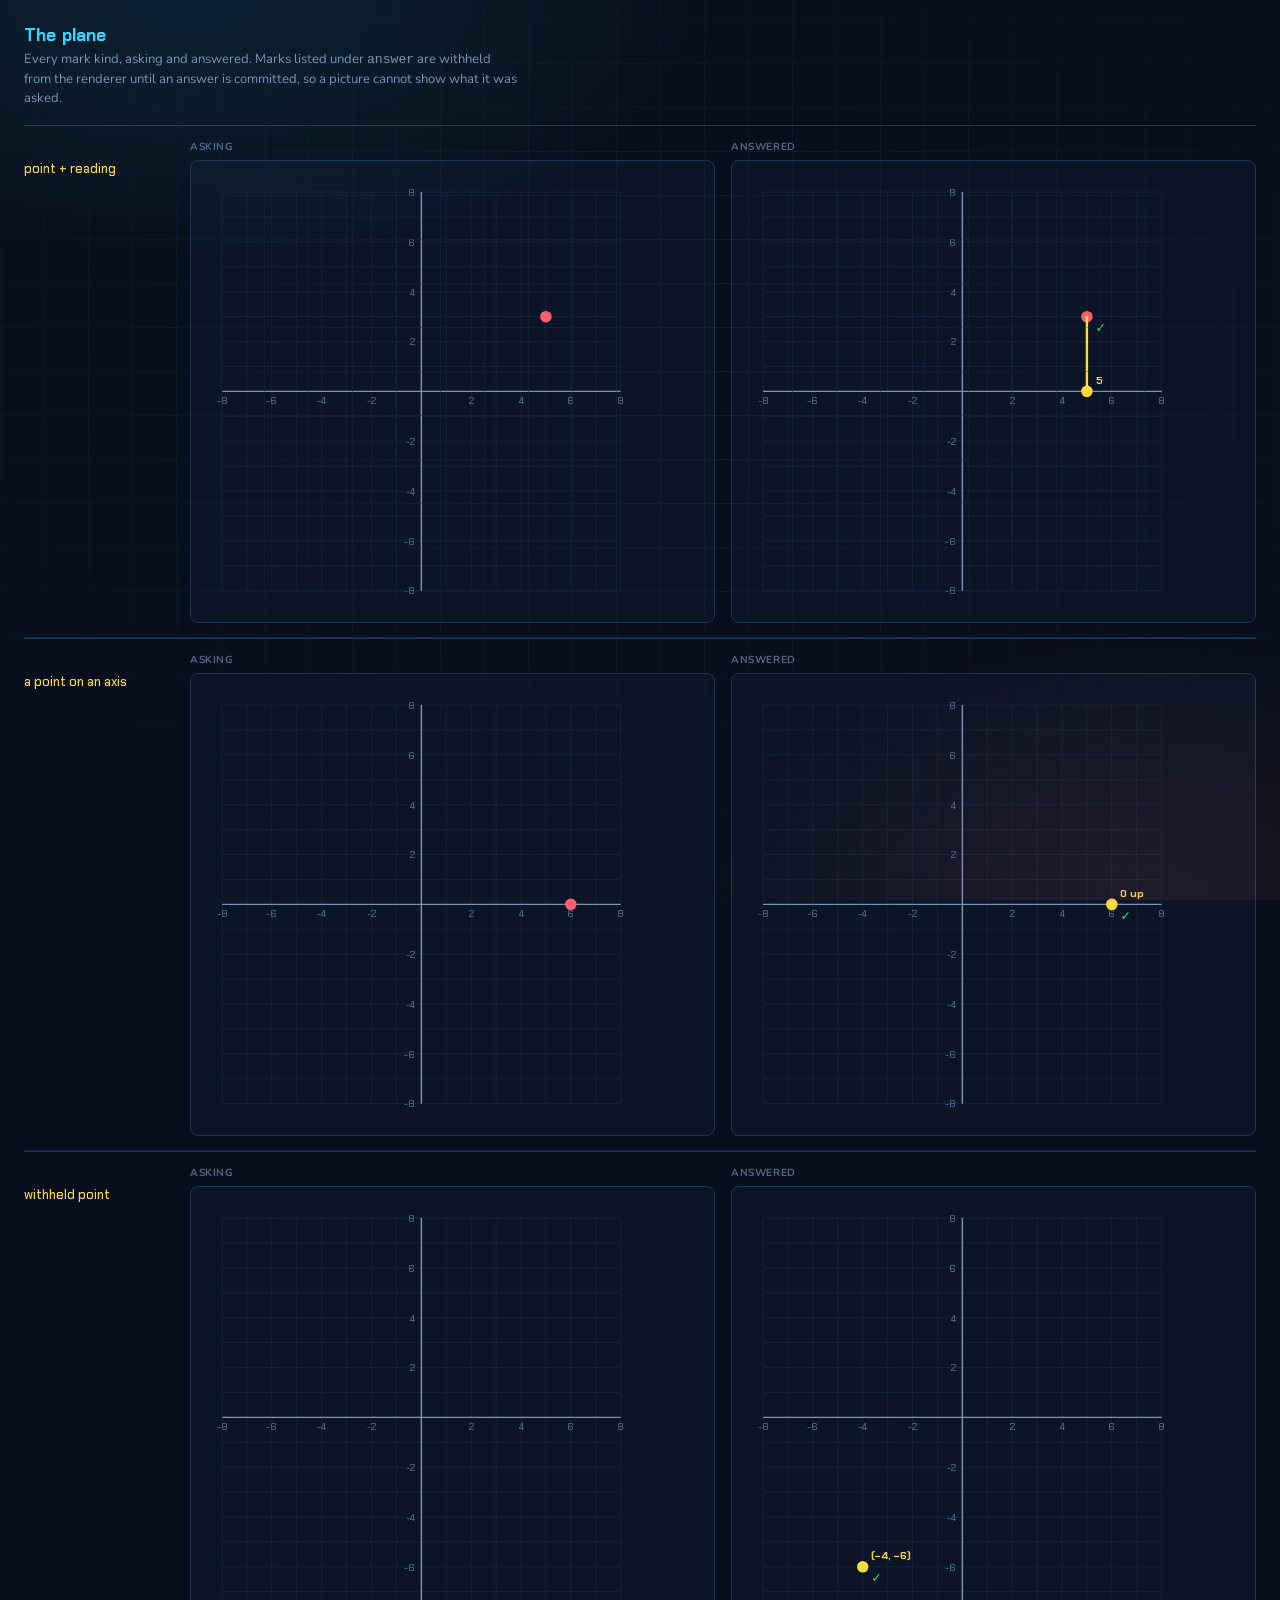
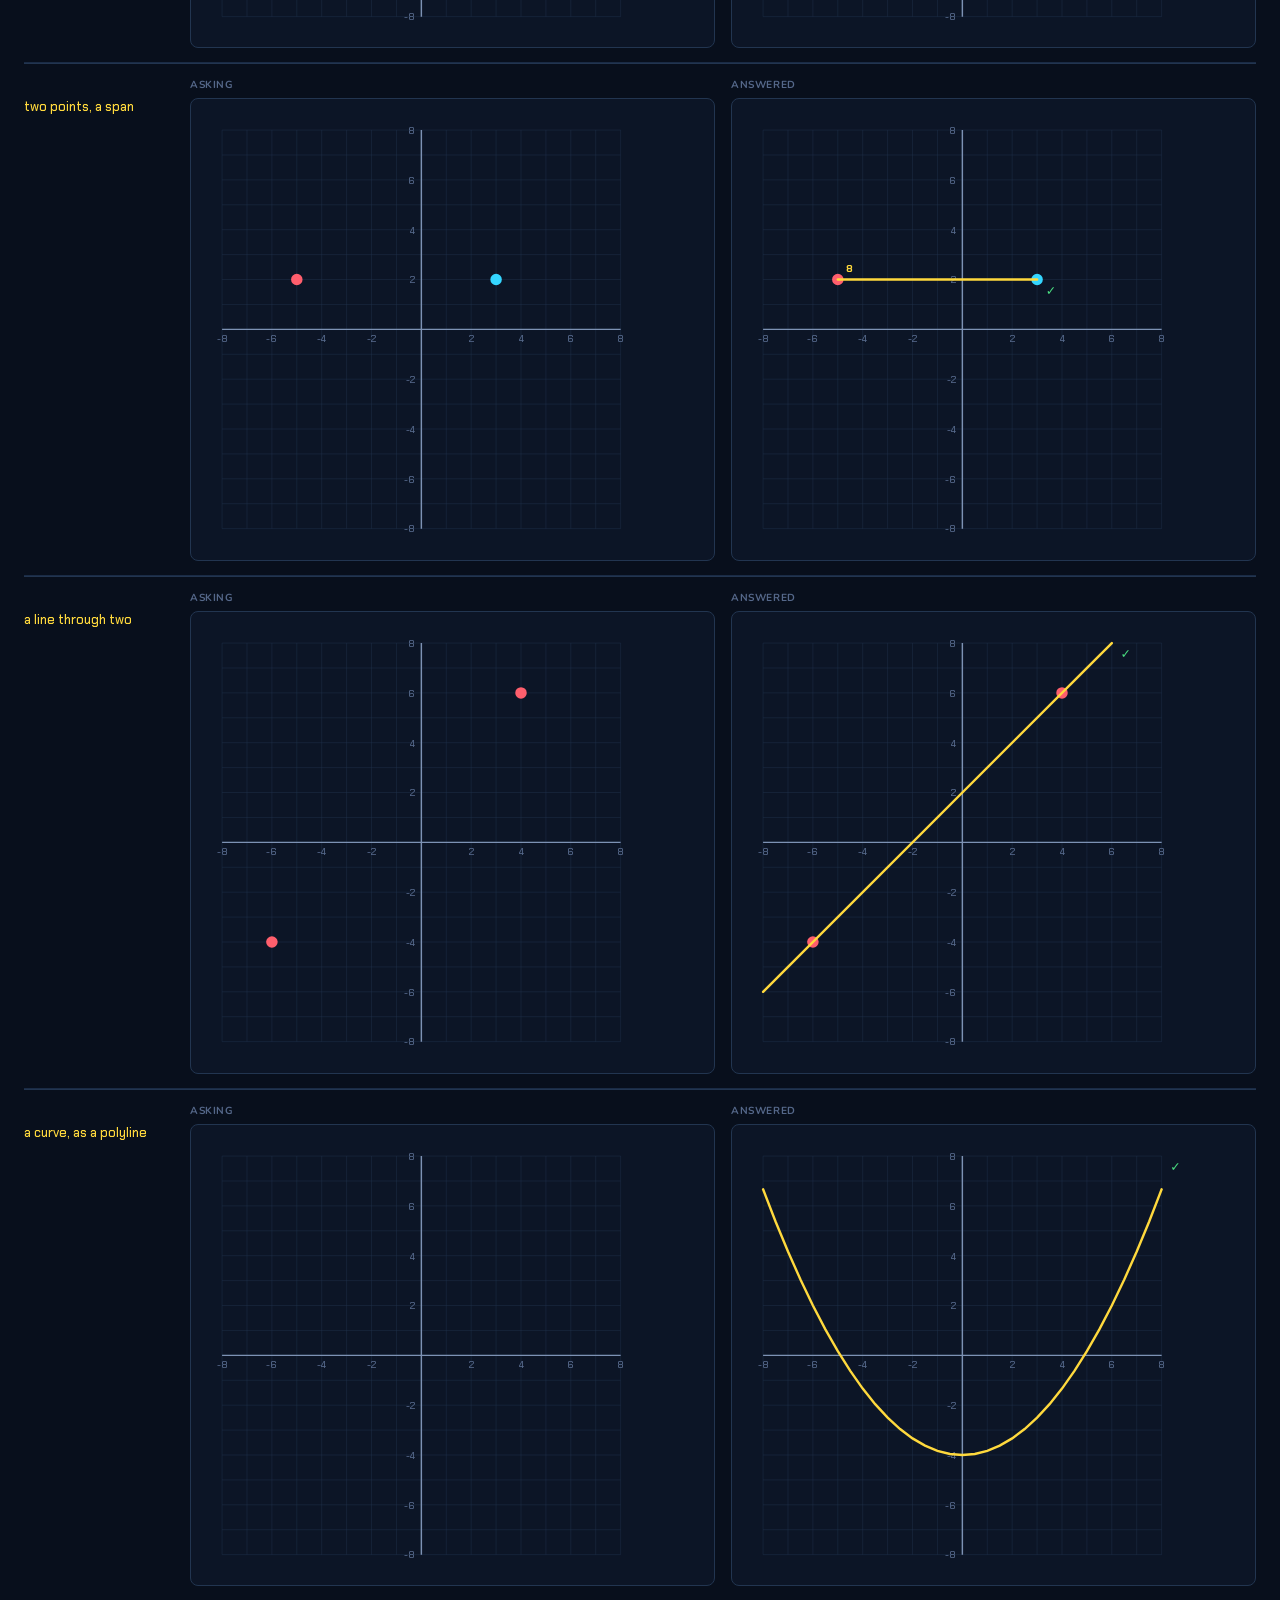
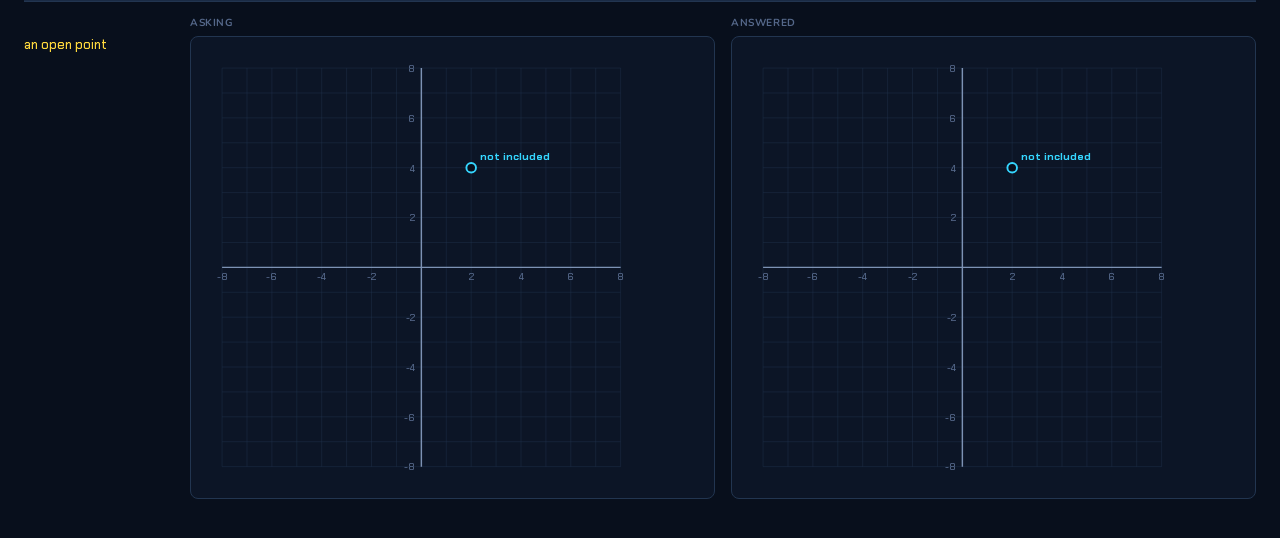
<file: web/dev/plane.html>
<!doctype html>
<meta charset="utf-8">
<title>Versine — the plane</title>
<link rel="stylesheet" href="../assets/fonts.css">
<link rel="stylesheet" href="../styles.css">
<style>body{padding:24px;font-family:var(--body)}
 h1{font-family:var(--display);color:var(--cool);font-size:1.1rem;margin:0 0 4px}
 .note{color:var(--muted);font-size:.82rem;margin-bottom:16px;max-width:62ch;line-height:1.5}
 .row{display:grid;grid-template-columns:150px 1fr 1fr;gap:16px;align-items:start;
      padding:14px 0;border-top:1px solid var(--line)}
 .k{font-family:var(--display);font-size:.8rem;color:var(--gold);padding-top:20px}
 h2{font-family:var(--body);font-size:.64rem;text-transform:uppercase;letter-spacing:.06em;
    color:var(--dim);margin:0 0 6px}
 .box{background:var(--bg-2);border:1px solid var(--line);border-radius:8px;padding:10px}</style>
<h1>The plane</h1>
<p class="note">Every mark kind, asking and answered. Marks listed under
  <code>answer</code> are withheld from the renderer until an answer is
  committed, so a picture cannot show what it was asked.</p>
<div id="out"></div>
<script type="module">
  import { renderVisual } from '../ui/visuals.js';
  import { el } from '../ui/dom.js';
  const R = { xRange:[-8,8], yRange:[-8,8], grid:1 };
  const curve = [];
  for (let x = -8; x <= 8; x += 0.5) curve.push([x, Math.max(-8, Math.min(8, x*x/6 - 4))]);
  const cases = [
    ['point + reading', { kind:'plane', ...R,
      marks:[{kind:'point', at:[5,3], tone:'var(--vec-1)'}],
      answer:[{kind:'segment', from:[5,0], to:[5,3]},{kind:'point', at:[5,0], label:'5'}] }],
    ['a point on an axis', { kind:'plane', ...R,
      marks:[{kind:'point', at:[6,0], tone:'var(--vec-1)'}],
      answer:[{kind:'point', at:[6,0], label:'0 up'}] }],
    ['withheld point', { kind:'plane', ...R,
      marks:[], answer:[{kind:'point', at:[-4,-6], label:'(−4, −6)'}] }],
    ['two points, a span', { kind:'plane', ...R,
      marks:[{kind:'point', at:[-5,2], tone:'var(--vec-1)'},{kind:'point', at:[3,2], tone:'var(--vec-2)'}],
      answer:[{kind:'segment', from:[-5,2], to:[3,2], label:'8'}] }],
    ['a line through two', { kind:'plane', ...R,
      marks:[{kind:'point', at:[-6,-4], tone:'var(--vec-1)'},{kind:'point', at:[4,6], tone:'var(--vec-1)'}],
      answer:[{kind:'segment', from:[-8,-6], to:[6,8]}] }],
    ['a curve, as a polyline', { kind:'plane', ...R,
      marks:[], answer:[{kind:'path', points:curve}] }],
    ['an open point', { kind:'plane', ...R,
      marks:[{kind:'point', at:[2,4], open:true, tone:'var(--vec-2)', label:'not included'}],
      answer:[] }],
  ];
  const out = document.getElementById('out');
  for (const [name, spec] of cases) {
    const a = el('div.box'), b = el('div.box');
    out.append(el('div.row', {}, el('div.k', {}, name),
      el('div', {}, el('h2', {}, 'asking'), a),
      el('div', {}, el('h2', {}, 'answered'), b)));
    renderVisual(a, spec, { reveal: 1 });
    renderVisual(b, spec, { showAnswer: true, verdict: 'ok' });
  }
</script>
</file>
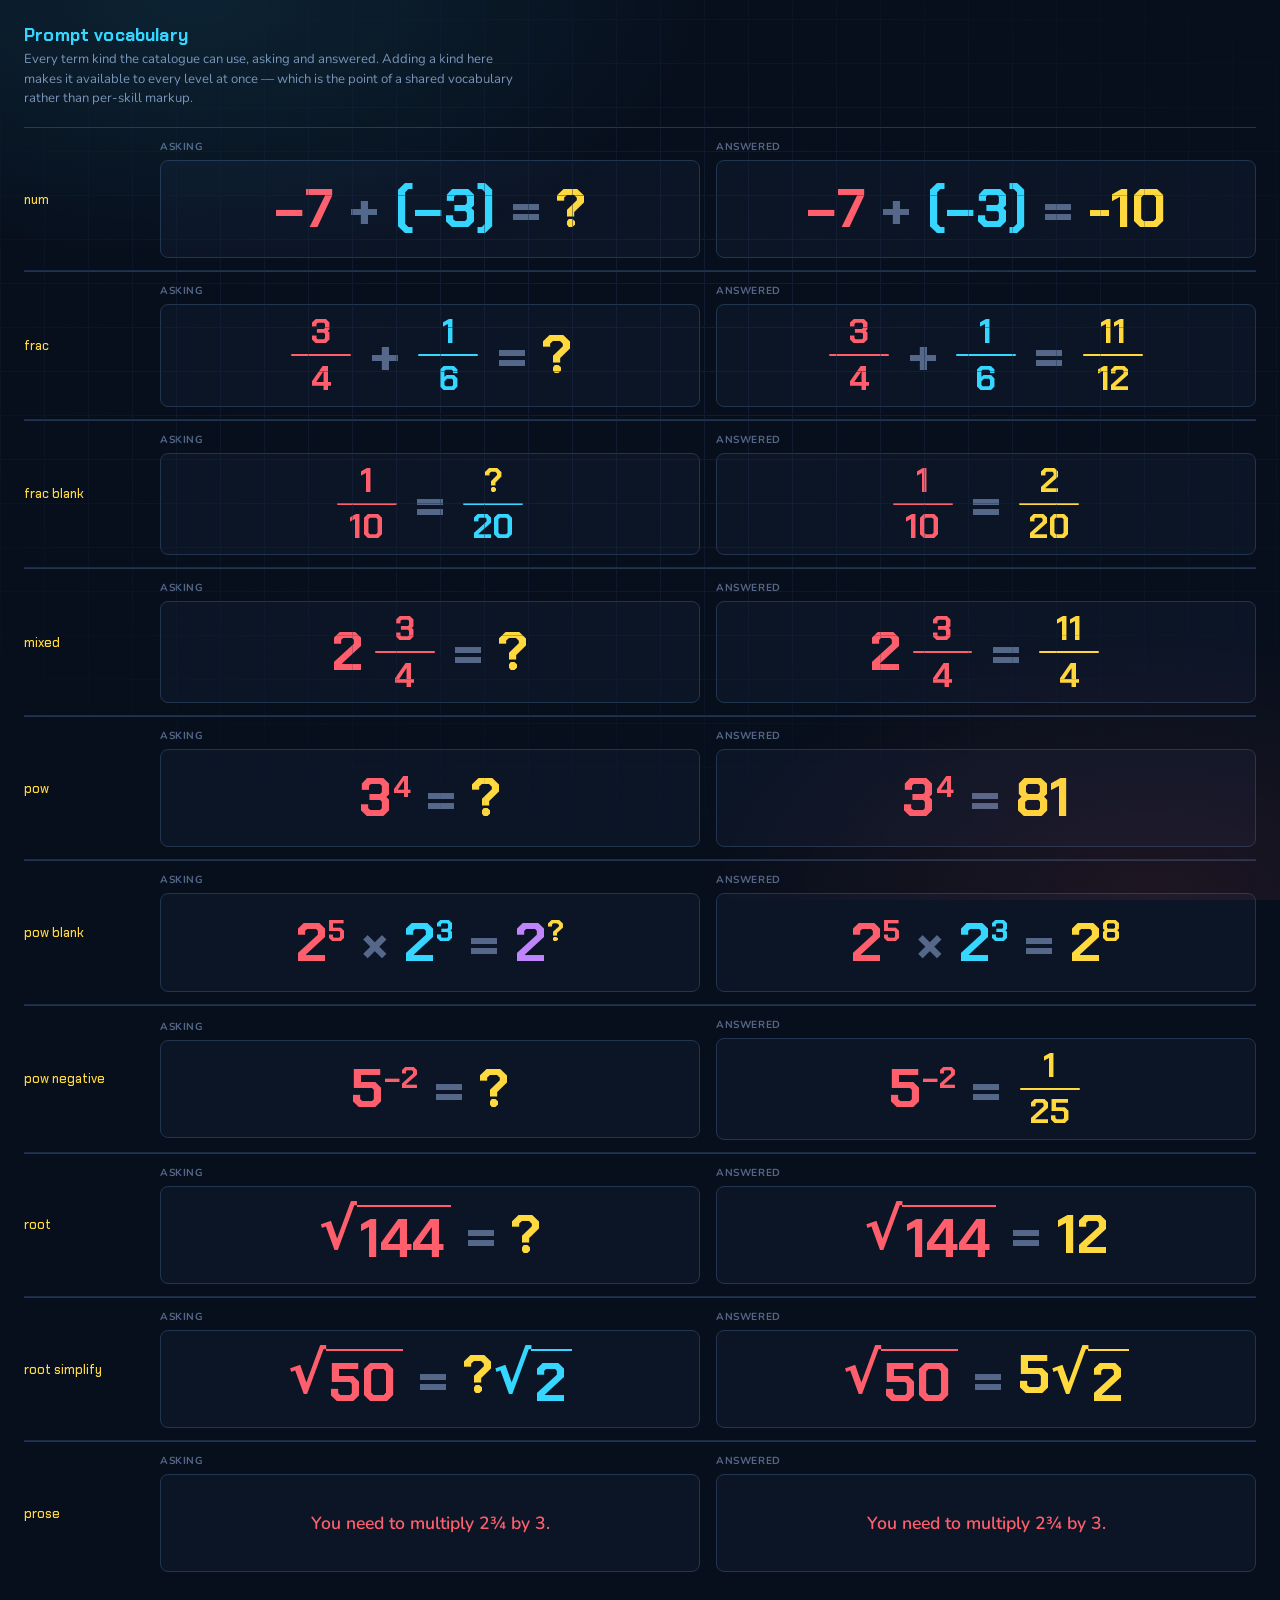
<file: web/dev/prompts.html>
<!doctype html>
<meta charset="utf-8">
<title>Versine — prompt vocabulary</title>
<link rel="stylesheet" href="../assets/fonts.css">
<link rel="stylesheet" href="../styles.css">
<style>body{padding:24px;font-family:var(--body)}
 h1{font-family:var(--display);color:var(--cool);font-size:1.1rem;margin:0 0 4px}
 .note{color:var(--muted);font-size:.82rem;margin-bottom:18px;max-width:62ch;line-height:1.5}
 .row{display:grid;grid-template-columns:120px 1fr 1fr;gap:16px;align-items:center;
      padding:12px 0;border-top:1px solid var(--line)}
 .k{font-family:var(--display);font-size:.8rem;color:var(--gold)}
 h2{font-family:var(--body);font-size:.64rem;text-transform:uppercase;letter-spacing:.06em;
    color:var(--dim);margin:0 0 6px}
 .box{background:var(--bg-2);border:1px solid var(--line);border-radius:8px;padding:10px 14px}</style>
<h1>Prompt vocabulary</h1>
<p class="note">Every term kind the catalogue can use, asking and answered.
  Adding a kind here makes it available to every level at once — which is the
  point of a shared vocabulary rather than per-skill markup.</p>
<div id="out"></div>
<script type="module">
  import { renderPrompt, answerTerm, TERM_KINDS } from '../ui/prompt.js';
  import { el } from '../ui/dom.js';
  const cases = [
    ['num',   [{t:'num',v:'−7',s:1},{t:'op',v:'+'},{t:'num',v:'(−3)',s:2},{t:'op',v:'='},{t:'blank'}], 'int', -10],
    ['frac',  [{t:'frac',n:3,d:4,s:1},{t:'op',v:'+'},{t:'frac',n:1,d:6,s:2},{t:'op',v:'='},{t:'blank'}], 'frac', {n:11,d:12}],
    ['frac blank', [{t:'frac',n:1,d:10,s:1},{t:'op',v:'='},{t:'frac',n:null,d:20,s:2}], 'int', 2],
    ['mixed', [{t:'mixed',w:2,n:3,d:4,s:1},{t:'op',v:'='},{t:'blank'}], 'frac', {n:11,d:4}],
    ['pow',   [{t:'pow',b:'3',e:4,s:1},{t:'op',v:'='},{t:'blank'}], 'int', 81],
    ['pow blank', [{t:'pow',b:'2',e:5,s:1},{t:'op',v:'×'},{t:'pow',b:'2',e:3,s:2},{t:'op',v:'='},{t:'pow',b:'2',e:null,s:3}], 'int', 8],
    ['pow negative', [{t:'pow',b:'5',e:'−2',s:1},{t:'op',v:'='},{t:'blank'}], 'frac', {n:1,d:25}],
    ['root',  [{t:'root',v:144,s:1},{t:'op',v:'='},{t:'blank'}], 'int', 12],
    ['root simplify', [{t:'root',v:50,s:1},{t:'op',v:'='},{t:'root',c:null,v:2,s:2}], 'int', 5],
    ['prose', [{t:'prose',v:'You need to multiply 2¾ by 3.',s:1}], 'choice', 'improper'],
  ];
  const out = document.getElementById('out');
  for (const [name, terms, type, val] of cases) {
    const ask = el('div.problem'), ans = el('div.problem');
    renderPrompt(ask, terms);
    renderPrompt(ans, terms, { blankAs: answerTerm(type, val), shown: typeof val === 'object' ? `${val.n}/${val.d}` : val });
    out.append(el('div.row', {}, el('div.k', {}, name),
      el('div', {}, el('h2', {}, 'asking'), el('div.box', {}, ask)),
      el('div', {}, el('h2', {}, 'answered'), el('div.box', {}, ans))));
  }
  document.title = `${TERM_KINDS.length} term kinds`;
</script>
</file>
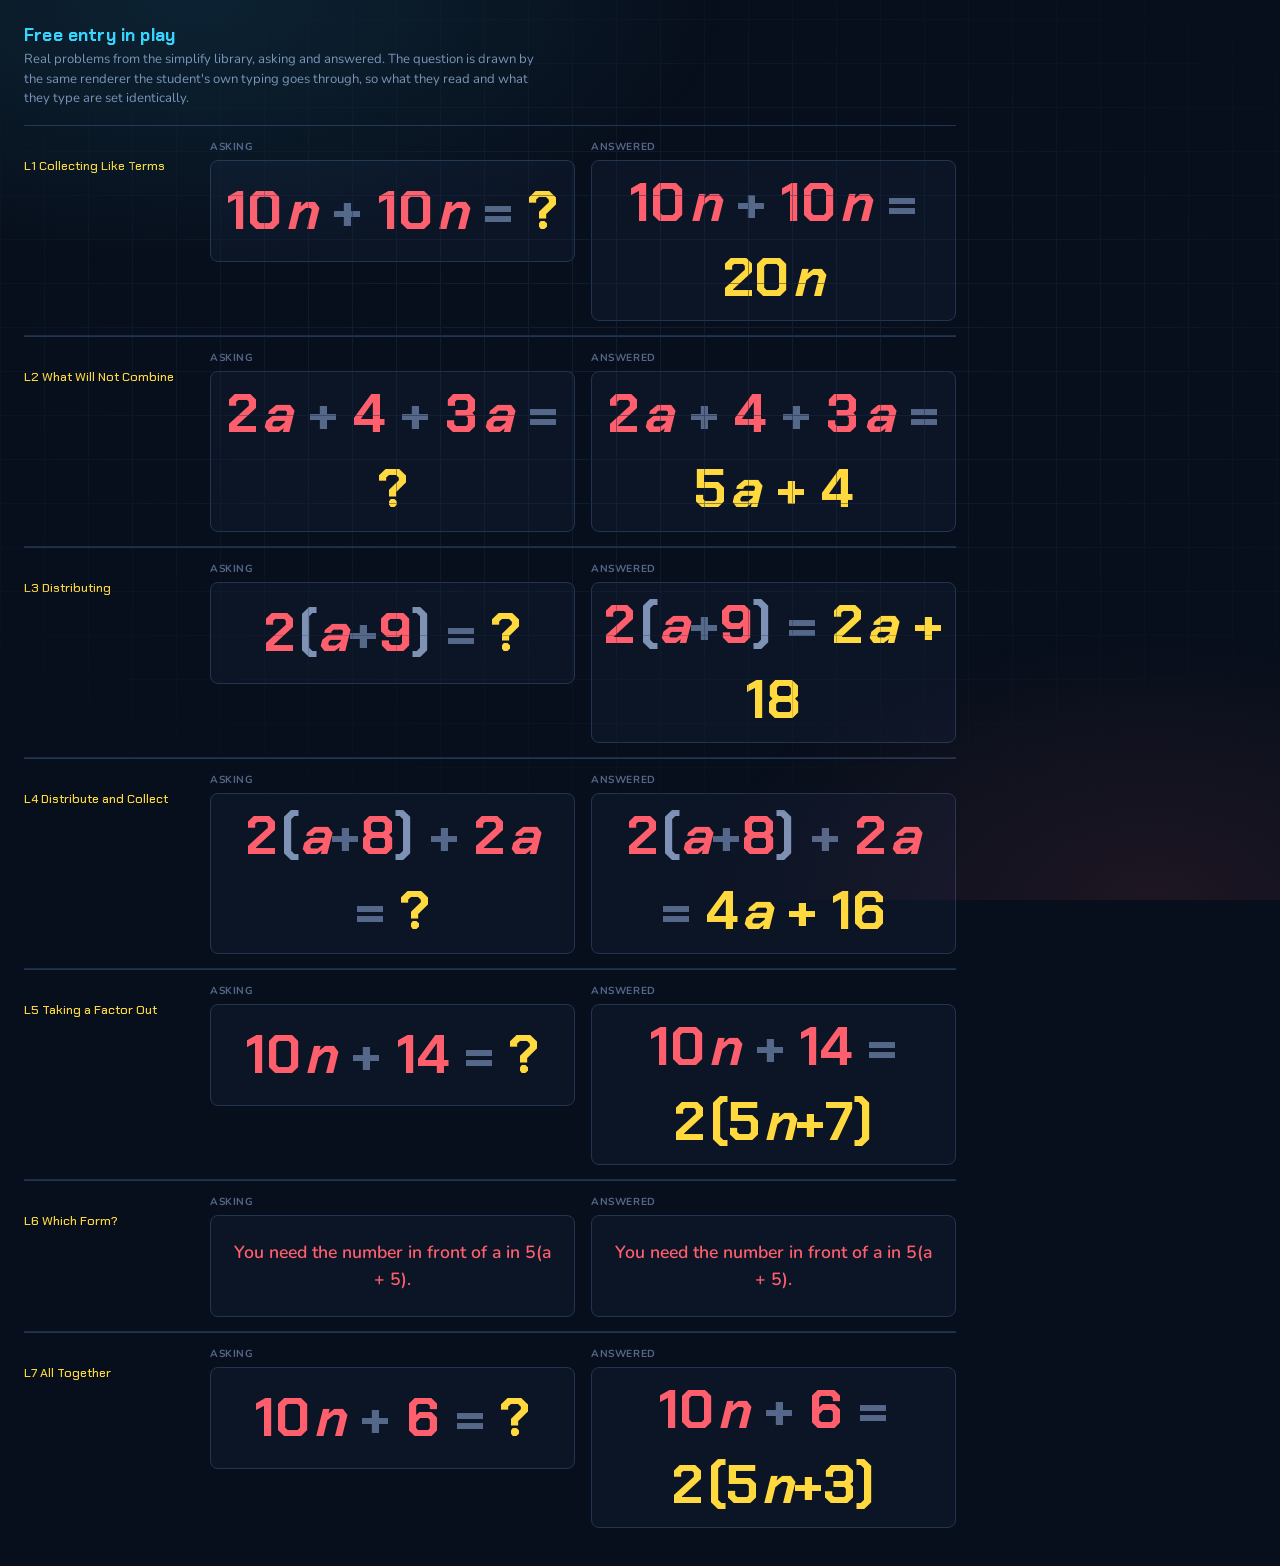
<file: web/dev/simplify.html>
<!doctype html>
<meta charset="utf-8">
<title>Versine — free entry in play</title>
<link rel="stylesheet" href="../assets/fonts.css">
<link rel="stylesheet" href="../styles.css">
<style>body{padding:24px;font-family:var(--body);max-width:980px}
 h1{font-family:var(--display);color:var(--cool);font-size:1.1rem;margin:0 0 4px}
 .note{color:var(--muted);font-size:.82rem;margin-bottom:16px;max-width:64ch;line-height:1.5}
 .row{display:grid;grid-template-columns:170px 1fr 1fr;gap:16px;align-items:start;
      padding:14px 0;border-top:1px solid var(--line)}
 .k{font-family:var(--display);font-size:.78rem;color:var(--gold);padding-top:18px}
 h2{font-family:var(--body);font-size:.64rem;text-transform:uppercase;letter-spacing:.06em;
    color:var(--dim);margin:0 0 6px}
 .problem .a{animation:none !important}
 .box{background:var(--bg-2);border:1px solid var(--line);border-radius:8px;padding:12px}</style>
<h1>Free entry in play</h1>
<p class="note">Real problems from the simplify library, asking and answered.
  The question is drawn by the same renderer the student's own typing goes
  through, so what they read and what they type are set identically.</p>
<div id="out"></div>
<script type="module">
  import { renderPrompt, answerTerm } from '../ui/prompt.js';
  import { getType } from '../math/answer.js';
  import { el } from '../ui/dom.js';
  const manifest = await (await fetch('../library/manifest.json')).json();
  const out = document.getElementById('out');
  for (const entry of manifest.levels.filter((l) => l.skill === 'simplify')) {
    const lib = await (await fetch('../library/' + entry.file)).json();
    const p = lib.problems[11 % lib.problems.length];
    const ask = el('div.problem'), ans = el('div.problem');
    renderPrompt(ask, p.prompt);
    renderPrompt(ans, p.prompt, {
      blankAs: answerTerm(p.answer.type, p.answer.value),
      shown: getType(p.answer.type).format(p.answer.value),
    });
    out.append(el('div.row', {}, el('div.k', {}, `L${entry.level + 1} ${entry.name}`),
      el('div', {}, el('h2', {}, 'asking'), el('div.box', {}, ask)),
      el('div', {}, el('h2', {}, 'answered'), el('div.box', {}, ans))));
  }
</script>
</file>
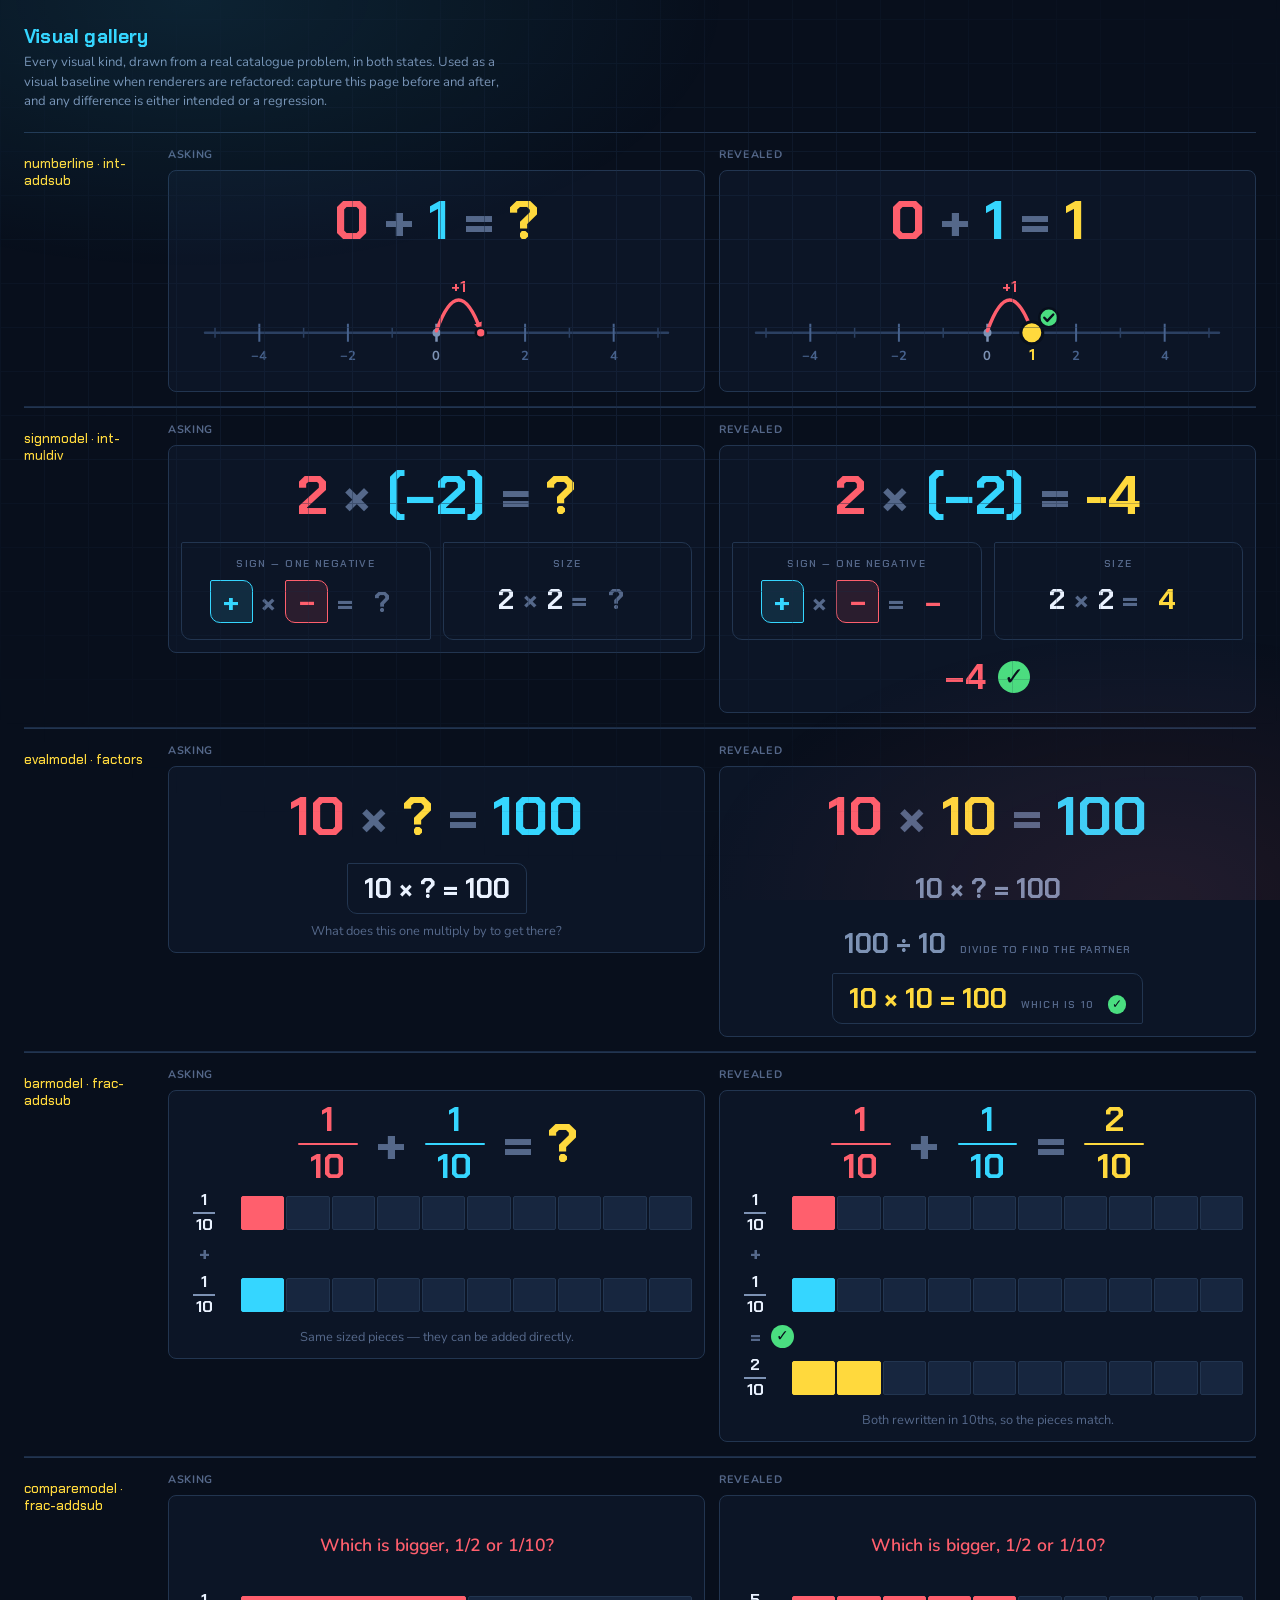
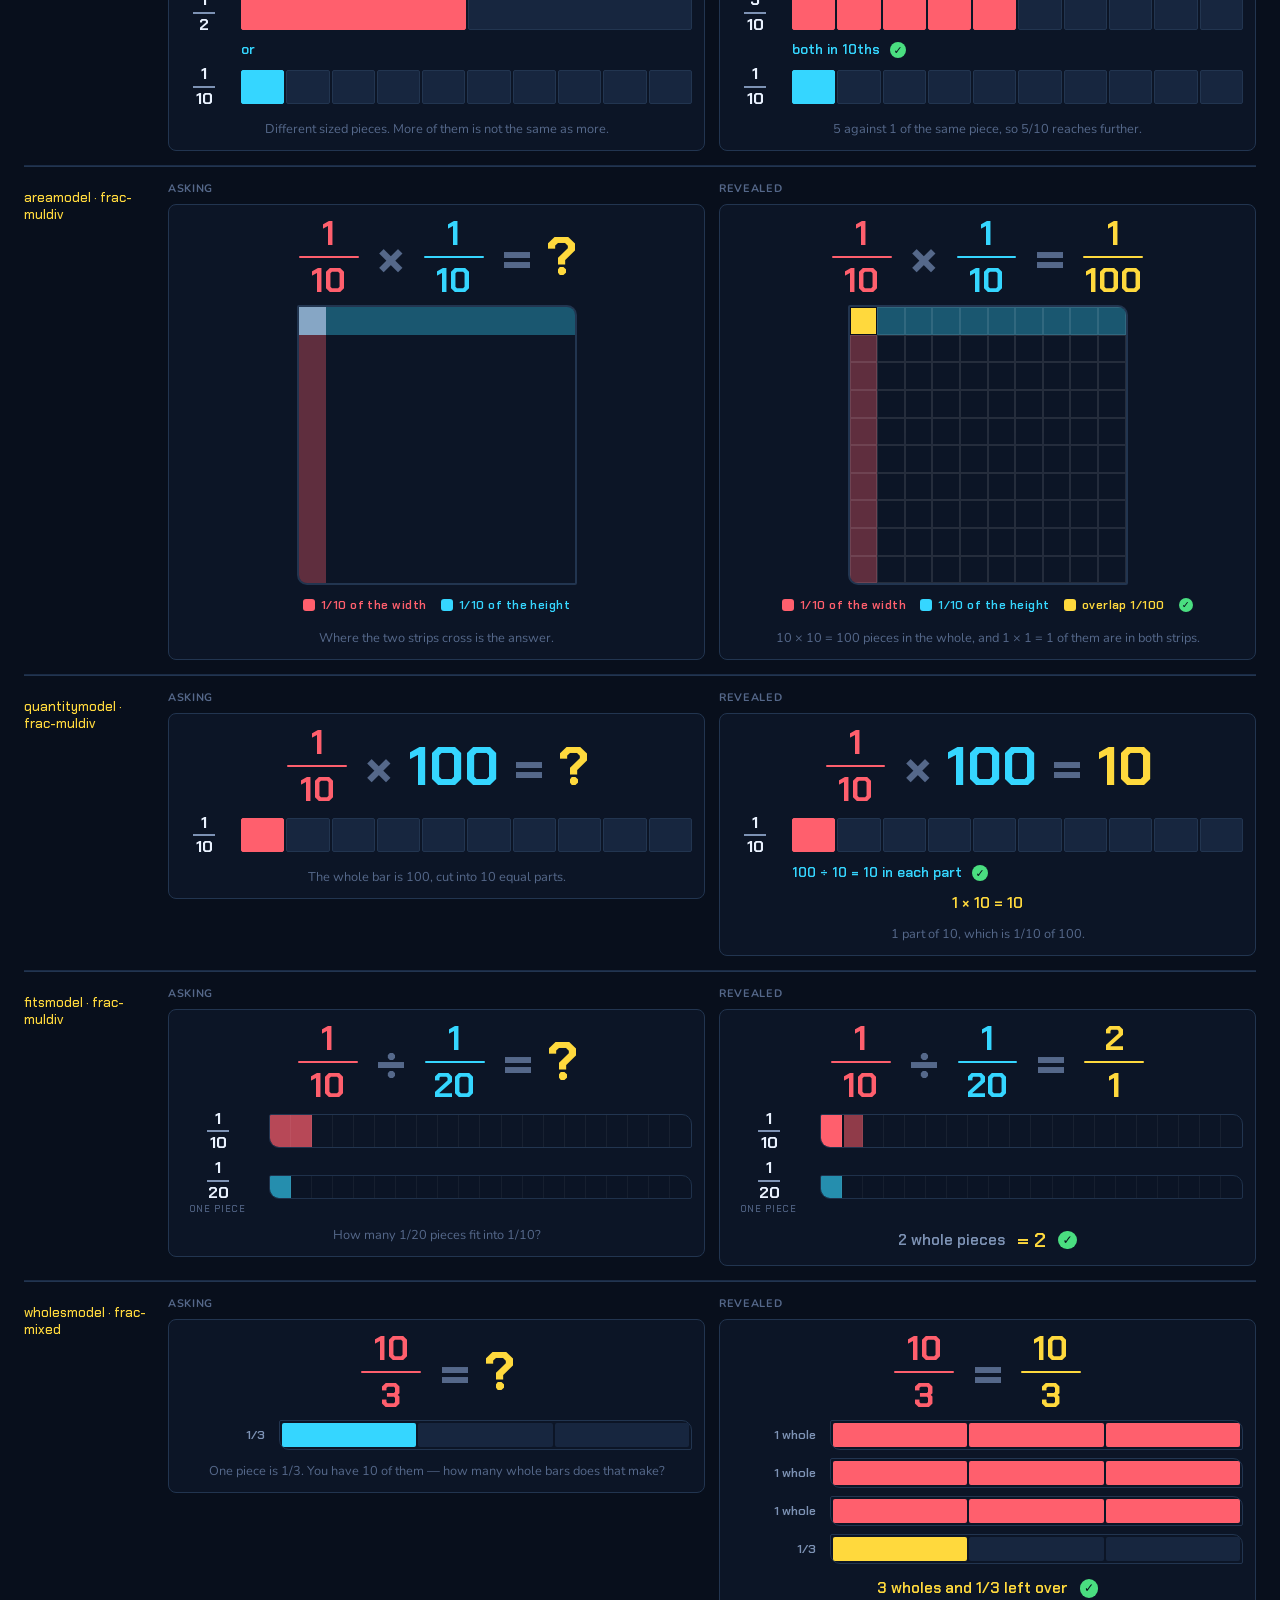
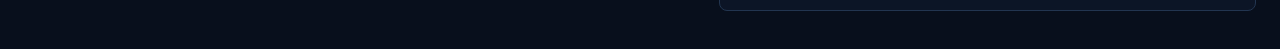
<file: web/dev/visuals.html>
<!doctype html>
<meta charset="utf-8">
<title>Versine — visual gallery</title>
<link rel="stylesheet" href="../assets/fonts.css">
<link rel="stylesheet" href="../styles.css">
<style>
  body { padding: 24px; font-family: var(--body); }
  h1 { font-family: var(--display); color: var(--cool); font-size: 1.2rem; margin: 0 0 4px; }
  .note { color: var(--muted); font-size: .82rem; margin-bottom: 20px; max-width: 60ch; line-height: 1.5; }
  .row { display: grid; grid-template-columns: 130px 1fr 1fr; gap: 14px; align-items: start;
         padding: 14px 0; border-top: 1px solid var(--line); }
  .kind { font-family: var(--display); font-size: .82rem; color: var(--gold); padding-top: 8px; }
  .cell { min-height: 90px; }
  .cell h2 { font-family: var(--body); font-size: .68rem; text-transform: uppercase;
             letter-spacing: .06em; color: var(--dim); margin: 0 0 8px; }
  .box { background: var(--bg-2); border: 1px solid var(--line); border-radius: 8px; padding: 12px; }
  .pr { margin-bottom: 8px; }
</style>
<h1>Visual gallery</h1>
<p class="note">
  Every visual kind, drawn from a real catalogue problem, in both states. Used
  as a visual baseline when renderers are refactored: capture this page before
  and after, and any difference is either intended or a regression.
</p>
<div id="out"></div>
<script type="module">
  import { renderVisual, VISUALS } from '../ui/visuals.js';
  import { renderPrompt, answerTerm } from '../ui/prompt.js';
  import { getType } from '../math/answer.js';
  import { el } from '../ui/dom.js';

  const manifest = await (await fetch('../library/manifest.json')).json();
  const out = document.getElementById('out');
  const seen = new Set();
  const shown = new Set();

  for (const entry of manifest.levels) {
    if (seen.size === Object.keys(VISUALS).length && shown.size >= 9) break;
    const lib = await (await fetch('../library/' + entry.file)).json();
    for (const p of lib.problems) {
      const kind = p.visual && p.visual.kind;
      // One row per visual kind, plus one per skill, so new notation shows up.
      if (!kind || (seen.has(kind) && shown.has(entry.skill))) continue;
      seen.add(kind); shown.add(entry.skill);

      const ask = el('div.box'), reveal = el('div.box');
      const askPrompt = el('div.problem.pr'), revPrompt = el('div.problem.pr');
      renderPrompt(askPrompt, p.prompt);
      renderPrompt(revPrompt, p.prompt, {
        blankAs: answerTerm(p.answer.type, p.answer.value),
        shown: getType(p.answer.type).format(p.answer.value) });
      const askVis = el('div.visual'), revVis = el('div.visual');
      ask.append(askPrompt, askVis);
      reveal.append(revPrompt, revVis);

      out.append(el('div.row', {},
        el('div.kind', {}, kind + ' · ' + entry.skill),
        el('div.cell', {}, el('h2', {}, 'asking'), ask),
        el('div.cell', {}, el('h2', {}, 'revealed'), reveal)));

      renderVisual(askVis, p.visual, { reveal: 1, animateFrom: 0 });
      renderVisual(revVis, p.visual, { showAnswer: true, animateFrom: null, verdict: 'ok' });
    }
  }
  document.title = `Versine — ${seen.size} visual kinds`;
</script>
</file>
<file: web/assets/fonts.css>
/* Vendored from Google Fonts so the app works with no internet access.
   Chakra Petch = display/HUD/numerals, Nunito = body/UI. */
/* thai */
@font-face {
  font-family: 'Chakra Petch';
  font-style: normal;
  font-weight: 500;
  font-display: swap;
  src: url(fonts/cIflMapbsEk7TDLdtEz1BwkebIl1U5_F7AY.woff2) format('woff2');
  unicode-range: U+02D7, U+0303, U+0331, U+0E01-0E5B, U+200C-200D, U+25CC;
}
/* vietnamese */
@font-face {
  font-family: 'Chakra Petch';
  font-style: normal;
  font-weight: 500;
  font-display: swap;
  src: url(fonts/cIflMapbsEk7TDLdtEz1BwkebIl1SJ_F7AY.woff2) format('woff2');
  unicode-range: U+0102-0103, U+0110-0111, U+0128-0129, U+0168-0169, U+01A0-01A1, U+01AF-01B0, U+0300-0301, U+0303-0304, U+0308-0309, U+0323, U+0329, U+1EA0-1EF9, U+20AB;
}
/* latin-ext */
@font-face {
  font-family: 'Chakra Petch';
  font-style: normal;
  font-weight: 500;
  font-display: swap;
  src: url(fonts/cIflMapbsEk7TDLdtEz1BwkebIl1SZ_F7AY.woff2) format('woff2');
  unicode-range: U+0100-02BA, U+02BD-02C5, U+02C7-02CC, U+02CE-02D7, U+02DD-02FF, U+0304, U+0308, U+0329, U+1D00-1DBF, U+1E00-1E9F, U+1EF2-1EFF, U+2020, U+20A0-20AB, U+20AD-20C0, U+2113, U+2C60-2C7F, U+A720-A7FF;
}
/* latin */
@font-face {
  font-family: 'Chakra Petch';
  font-style: normal;
  font-weight: 500;
  font-display: swap;
  src: url(fonts/cIflMapbsEk7TDLdtEz1BwkebIl1R5_F.woff2) format('woff2');
  unicode-range: U+0000-00FF, U+0131, U+0152-0153, U+02BB-02BC, U+02C6, U+02DA, U+02DC, U+0304, U+0308, U+0329, U+2000-206F, U+20AC, U+2122, U+2191, U+2193, U+2212, U+2215, U+FEFF, U+FFFD;
}
/* thai */
@font-face {
  font-family: 'Chakra Petch';
  font-style: normal;
  font-weight: 600;
  font-display: swap;
  src: url(fonts/cIflMapbsEk7TDLdtEz1BwkeQI51U5_F7AY.woff2) format('woff2');
  unicode-range: U+02D7, U+0303, U+0331, U+0E01-0E5B, U+200C-200D, U+25CC;
}
/* vietnamese */
@font-face {
  font-family: 'Chakra Petch';
  font-style: normal;
  font-weight: 600;
  font-display: swap;
  src: url(fonts/cIflMapbsEk7TDLdtEz1BwkeQI51SJ_F7AY.woff2) format('woff2');
  unicode-range: U+0102-0103, U+0110-0111, U+0128-0129, U+0168-0169, U+01A0-01A1, U+01AF-01B0, U+0300-0301, U+0303-0304, U+0308-0309, U+0323, U+0329, U+1EA0-1EF9, U+20AB;
}
/* latin-ext */
@font-face {
  font-family: 'Chakra Petch';
  font-style: normal;
  font-weight: 600;
  font-display: swap;
  src: url(fonts/cIflMapbsEk7TDLdtEz1BwkeQI51SZ_F7AY.woff2) format('woff2');
  unicode-range: U+0100-02BA, U+02BD-02C5, U+02C7-02CC, U+02CE-02D7, U+02DD-02FF, U+0304, U+0308, U+0329, U+1D00-1DBF, U+1E00-1E9F, U+1EF2-1EFF, U+2020, U+20A0-20AB, U+20AD-20C0, U+2113, U+2C60-2C7F, U+A720-A7FF;
}
/* latin */
@font-face {
  font-family: 'Chakra Petch';
  font-style: normal;
  font-weight: 600;
  font-display: swap;
  src: url(fonts/cIflMapbsEk7TDLdtEz1BwkeQI51R5_F.woff2) format('woff2');
  unicode-range: U+0000-00FF, U+0131, U+0152-0153, U+02BB-02BC, U+02C6, U+02DA, U+02DC, U+0304, U+0308, U+0329, U+2000-206F, U+20AC, U+2122, U+2191, U+2193, U+2212, U+2215, U+FEFF, U+FFFD;
}
/* thai */
@font-face {
  font-family: 'Chakra Petch';
  font-style: normal;
  font-weight: 700;
  font-display: swap;
  src: url(fonts/cIflMapbsEk7TDLdtEz1BwkeJI91U5_F7AY.woff2) format('woff2');
  unicode-range: U+02D7, U+0303, U+0331, U+0E01-0E5B, U+200C-200D, U+25CC;
}
/* vietnamese */
@font-face {
  font-family: 'Chakra Petch';
  font-style: normal;
  font-weight: 700;
  font-display: swap;
  src: url(fonts/cIflMapbsEk7TDLdtEz1BwkeJI91SJ_F7AY.woff2) format('woff2');
  unicode-range: U+0102-0103, U+0110-0111, U+0128-0129, U+0168-0169, U+01A0-01A1, U+01AF-01B0, U+0300-0301, U+0303-0304, U+0308-0309, U+0323, U+0329, U+1EA0-1EF9, U+20AB;
}
/* latin-ext */
@font-face {
  font-family: 'Chakra Petch';
  font-style: normal;
  font-weight: 700;
  font-display: swap;
  src: url(fonts/cIflMapbsEk7TDLdtEz1BwkeJI91SZ_F7AY.woff2) format('woff2');
  unicode-range: U+0100-02BA, U+02BD-02C5, U+02C7-02CC, U+02CE-02D7, U+02DD-02FF, U+0304, U+0308, U+0329, U+1D00-1DBF, U+1E00-1E9F, U+1EF2-1EFF, U+2020, U+20A0-20AB, U+20AD-20C0, U+2113, U+2C60-2C7F, U+A720-A7FF;
}
/* latin */
@font-face {
  font-family: 'Chakra Petch';
  font-style: normal;
  font-weight: 700;
  font-display: swap;
  src: url(fonts/cIflMapbsEk7TDLdtEz1BwkeJI91R5_F.woff2) format('woff2');
  unicode-range: U+0000-00FF, U+0131, U+0152-0153, U+02BB-02BC, U+02C6, U+02DA, U+02DC, U+0304, U+0308, U+0329, U+2000-206F, U+20AC, U+2122, U+2191, U+2193, U+2212, U+2215, U+FEFF, U+FFFD;
}
/* cyrillic-ext */
@font-face {
  font-family: 'Nunito';
  font-style: normal;
  font-weight: 400;
  font-display: swap;
  src: url(fonts/XRXV3I6Li01BKofIOOaBXso.woff2) format('woff2');
  unicode-range: U+0460-052F, U+1C80-1C8A, U+20B4, U+2DE0-2DFF, U+A640-A69F, U+FE2E-FE2F;
}
/* cyrillic */
@font-face {
  font-family: 'Nunito';
  font-style: normal;
  font-weight: 400;
  font-display: swap;
  src: url(fonts/XRXV3I6Li01BKofIMeaBXso.woff2) format('woff2');
  unicode-range: U+0301, U+0400-045F, U+0490-0491, U+04B0-04B1, U+2116;
}
/* vietnamese */
@font-face {
  font-family: 'Nunito';
  font-style: normal;
  font-weight: 400;
  font-display: swap;
  src: url(fonts/XRXV3I6Li01BKofIOuaBXso.woff2) format('woff2');
  unicode-range: U+0102-0103, U+0110-0111, U+0128-0129, U+0168-0169, U+01A0-01A1, U+01AF-01B0, U+0300-0301, U+0303-0304, U+0308-0309, U+0323, U+0329, U+1EA0-1EF9, U+20AB;
}
/* latin-ext */
@font-face {
  font-family: 'Nunito';
  font-style: normal;
  font-weight: 400;
  font-display: swap;
  src: url(fonts/XRXV3I6Li01BKofIO-aBXso.woff2) format('woff2');
  unicode-range: U+0100-02BA, U+02BD-02C5, U+02C7-02CC, U+02CE-02D7, U+02DD-02FF, U+0304, U+0308, U+0329, U+1D00-1DBF, U+1E00-1E9F, U+1EF2-1EFF, U+2020, U+20A0-20AB, U+20AD-20C0, U+2113, U+2C60-2C7F, U+A720-A7FF;
}
/* latin */
@font-face {
  font-family: 'Nunito';
  font-style: normal;
  font-weight: 400;
  font-display: swap;
  src: url(fonts/XRXV3I6Li01BKofINeaB.woff2) format('woff2');
  unicode-range: U+0000-00FF, U+0131, U+0152-0153, U+02BB-02BC, U+02C6, U+02DA, U+02DC, U+0304, U+0308, U+0329, U+2000-206F, U+20AC, U+2122, U+2191, U+2193, U+2212, U+2215, U+FEFF, U+FFFD;
}
/* cyrillic-ext */
@font-face {
  font-family: 'Nunito';
  font-style: normal;
  font-weight: 600;
  font-display: swap;
  src: url(fonts/XRXV3I6Li01BKofIOOaBXso.woff2) format('woff2');
  unicode-range: U+0460-052F, U+1C80-1C8A, U+20B4, U+2DE0-2DFF, U+A640-A69F, U+FE2E-FE2F;
}
/* cyrillic */
@font-face {
  font-family: 'Nunito';
  font-style: normal;
  font-weight: 600;
  font-display: swap;
  src: url(fonts/XRXV3I6Li01BKofIMeaBXso.woff2) format('woff2');
  unicode-range: U+0301, U+0400-045F, U+0490-0491, U+04B0-04B1, U+2116;
}
/* vietnamese */
@font-face {
  font-family: 'Nunito';
  font-style: normal;
  font-weight: 600;
  font-display: swap;
  src: url(fonts/XRXV3I6Li01BKofIOuaBXso.woff2) format('woff2');
  unicode-range: U+0102-0103, U+0110-0111, U+0128-0129, U+0168-0169, U+01A0-01A1, U+01AF-01B0, U+0300-0301, U+0303-0304, U+0308-0309, U+0323, U+0329, U+1EA0-1EF9, U+20AB;
}
/* latin-ext */
@font-face {
  font-family: 'Nunito';
  font-style: normal;
  font-weight: 600;
  font-display: swap;
  src: url(fonts/XRXV3I6Li01BKofIO-aBXso.woff2) format('woff2');
  unicode-range: U+0100-02BA, U+02BD-02C5, U+02C7-02CC, U+02CE-02D7, U+02DD-02FF, U+0304, U+0308, U+0329, U+1D00-1DBF, U+1E00-1E9F, U+1EF2-1EFF, U+2020, U+20A0-20AB, U+20AD-20C0, U+2113, U+2C60-2C7F, U+A720-A7FF;
}
/* latin */
@font-face {
  font-family: 'Nunito';
  font-style: normal;
  font-weight: 600;
  font-display: swap;
  src: url(fonts/XRXV3I6Li01BKofINeaB.woff2) format('woff2');
  unicode-range: U+0000-00FF, U+0131, U+0152-0153, U+02BB-02BC, U+02C6, U+02DA, U+02DC, U+0304, U+0308, U+0329, U+2000-206F, U+20AC, U+2122, U+2191, U+2193, U+2212, U+2215, U+FEFF, U+FFFD;
}
/* cyrillic-ext */
@font-face {
  font-family: 'Nunito';
  font-style: normal;
  font-weight: 700;
  font-display: swap;
  src: url(fonts/XRXV3I6Li01BKofIOOaBXso.woff2) format('woff2');
  unicode-range: U+0460-052F, U+1C80-1C8A, U+20B4, U+2DE0-2DFF, U+A640-A69F, U+FE2E-FE2F;
}
/* cyrillic */
@font-face {
  font-family: 'Nunito';
  font-style: normal;
  font-weight: 700;
  font-display: swap;
  src: url(fonts/XRXV3I6Li01BKofIMeaBXso.woff2) format('woff2');
  unicode-range: U+0301, U+0400-045F, U+0490-0491, U+04B0-04B1, U+2116;
}
/* vietnamese */
@font-face {
  font-family: 'Nunito';
  font-style: normal;
  font-weight: 700;
  font-display: swap;
  src: url(fonts/XRXV3I6Li01BKofIOuaBXso.woff2) format('woff2');
  unicode-range: U+0102-0103, U+0110-0111, U+0128-0129, U+0168-0169, U+01A0-01A1, U+01AF-01B0, U+0300-0301, U+0303-0304, U+0308-0309, U+0323, U+0329, U+1EA0-1EF9, U+20AB;
}
/* latin-ext */
@font-face {
  font-family: 'Nunito';
  font-style: normal;
  font-weight: 700;
  font-display: swap;
  src: url(fonts/XRXV3I6Li01BKofIO-aBXso.woff2) format('woff2');
  unicode-range: U+0100-02BA, U+02BD-02C5, U+02C7-02CC, U+02CE-02D7, U+02DD-02FF, U+0304, U+0308, U+0329, U+1D00-1DBF, U+1E00-1E9F, U+1EF2-1EFF, U+2020, U+20A0-20AB, U+20AD-20C0, U+2113, U+2C60-2C7F, U+A720-A7FF;
}
/* latin */
@font-face {
  font-family: 'Nunito';
  font-style: normal;
  font-weight: 700;
  font-display: swap;
  src: url(fonts/XRXV3I6Li01BKofINeaB.woff2) format('woff2');
  unicode-range: U+0000-00FF, U+0131, U+0152-0153, U+02BB-02BC, U+02C6, U+02DA, U+02DC, U+0304, U+0308, U+0329, U+2000-206F, U+20AC, U+2122, U+2191, U+2193, U+2212, U+2215, U+FEFF, U+FFFD;
}
/* cyrillic-ext */
@font-face {
  font-family: 'Nunito';
  font-style: normal;
  font-weight: 800;
  font-display: swap;
  src: url(fonts/XRXV3I6Li01BKofIOOaBXso.woff2) format('woff2');
  unicode-range: U+0460-052F, U+1C80-1C8A, U+20B4, U+2DE0-2DFF, U+A640-A69F, U+FE2E-FE2F;
}
/* cyrillic */
@font-face {
  font-family: 'Nunito';
  font-style: normal;
  font-weight: 800;
  font-display: swap;
  src: url(fonts/XRXV3I6Li01BKofIMeaBXso.woff2) format('woff2');
  unicode-range: U+0301, U+0400-045F, U+0490-0491, U+04B0-04B1, U+2116;
}
/* vietnamese */
@font-face {
  font-family: 'Nunito';
  font-style: normal;
  font-weight: 800;
  font-display: swap;
  src: url(fonts/XRXV3I6Li01BKofIOuaBXso.woff2) format('woff2');
  unicode-range: U+0102-0103, U+0110-0111, U+0128-0129, U+0168-0169, U+01A0-01A1, U+01AF-01B0, U+0300-0301, U+0303-0304, U+0308-0309, U+0323, U+0329, U+1EA0-1EF9, U+20AB;
}
/* latin-ext */
@font-face {
  font-family: 'Nunito';
  font-style: normal;
  font-weight: 800;
  font-display: swap;
  src: url(fonts/XRXV3I6Li01BKofIO-aBXso.woff2) format('woff2');
  unicode-range: U+0100-02BA, U+02BD-02C5, U+02C7-02CC, U+02CE-02D7, U+02DD-02FF, U+0304, U+0308, U+0329, U+1D00-1DBF, U+1E00-1E9F, U+1EF2-1EFF, U+2020, U+20A0-20AB, U+20AD-20C0, U+2113, U+2C60-2C7F, U+A720-A7FF;
}
/* latin */
@font-face {
  font-family: 'Nunito';
  font-style: normal;
  font-weight: 800;
  font-display: swap;
  src: url(fonts/XRXV3I6Li01BKofINeaB.woff2) format('woff2');
  unicode-range: U+0000-00FF, U+0131, U+0152-0153, U+02BB-02BC, U+02C6, U+02DA, U+02DC, U+0304, U+0308, U+0329, U+2000-206F, U+20AC, U+2122, U+2191, U+2193, U+2212, U+2215, U+FEFF, U+FFFD;
}
</file>
<file: web/styles.css>
/* ─────────────────────────────────────────────────────────────────────────
   Versine — an arcade HUD, not a worksheet.
   Deep navy field, hairline grid, one hot accent per meaning:
   coral = first term, cyan = second, violet = third, gold = the answer.
   ───────────────────────────────────────────────────────────────────────── */

:root {
  --bg:          #080f1c;
  --bg-2:        #0c1526;
  --surface:     #101c31;
  --surface-2:   #17263f;
  --line:        #223550;
  --line-soft:   #1a2b45;

  --text:        #eaf2ff;
  --muted:       #7d92b4;
  --dim:         #55688a;

  --hot:         #ff5f6d;
  --cool:        #35d6ff;
  --gold:        #ffd93d;
  --grow:        #4ade80;
  --violet:      #c084fc;

  --vec-1: var(--hot);
  --vec-2: var(--cool);
  --vec-3: var(--violet);
  --result: var(--gold);

  --axis:        #2b4062;
  --axis-major:  #47628d;
  --axis-zero:   #7d92b4;

  --radius:      3px 18px 3px 18px;
  --radius-sm:   2px 10px 2px 10px;

  --display: 'Chakra Petch', 'Nunito', system-ui, sans-serif;
  --body:    'Nunito', system-ui, -apple-system, sans-serif;
}

* { box-sizing: border-box; margin: 0; padding: 0; }

html { -webkit-text-size-adjust: 100%; }

body {
  font-family: var(--body);
  background: var(--bg);
  color: var(--text);
  min-height: 100dvh;
  overflow-x: hidden;
  -webkit-tap-highlight-color: transparent;
}

/* Atmosphere: two cold glows and a hairline grid. */
body::before {
  content: '';
  position: fixed; inset: 0; z-index: 0; pointer-events: none;
  background:
    radial-gradient(ellipse 70% 50% at 15% 0%,   rgba(53,214,255,.10), transparent 60%),
    radial-gradient(ellipse 60% 50% at 90% 100%, rgba(255,95,109,.09), transparent 60%);
}
body::after {
  content: '';
  position: fixed; inset: 0; z-index: 0; pointer-events: none; opacity: .5;
  background-image:
    repeating-linear-gradient(0deg,   var(--line-soft) 0 1px, transparent 1px 44px),
    repeating-linear-gradient(90deg,  var(--line-soft) 0 1px, transparent 1px 44px);
  mask-image: radial-gradient(ellipse 90% 70% at 50% 40%, #000 20%, transparent 80%);
}

.app {
  position: relative; z-index: 1;
  min-height: 100dvh;
  display: flex; flex-direction: column; align-items: center;
  padding: clamp(12px, 3vw, 28px);
  padding-bottom: max(env(safe-area-inset-bottom), 16px);
  gap: 18px;
}

/* ── Typography ───────────────────────────────────────────────────────── */
h1, h2, h3, .display { font-family: var(--display); font-weight: 700; letter-spacing: .01em; }

.wordmark {
  font-family: var(--display);
  font-size: clamp(1.1rem, 3vw, 1.4rem);
  font-weight: 700;
  letter-spacing: .16em;
  text-transform: uppercase;
  display: flex; align-items: center; gap: .5ch;
}
.wordmark b { color: var(--cool); font-weight: 700; }
.wordmark .slash { color: var(--hot); }

.eyebrow {
  font-family: var(--display);
  font-size: .7rem; font-weight: 600;
  letter-spacing: .18em; text-transform: uppercase;
  color: var(--dim);
}

.muted { color: var(--muted); }
.tiny  { font-size: .8rem; }

/* ── Shell ────────────────────────────────────────────────────────────── */
.shell { width: 100%; max-width: 860px; display: flex; flex-direction: column; gap: 18px; }
.shell--wide { max-width: 1100px; }

.topbar {
  width: 100%; max-width: 860px;
  display: flex; align-items: center; justify-content: space-between; gap: 12px;
}
.topbar--wide { max-width: 1100px; }

.whoami { display: flex; align-items: center; gap: 10px; }

.avatar {
  width: 34px; height: 34px; flex: 0 0 34px;
  border-radius: var(--radius-sm);
  display: grid; place-items: center;
  font-family: var(--display); font-weight: 700; font-size: 1rem;
  color: var(--bg); background: var(--accent, var(--cool));
}
.avatar--lg { width: 56px; height: 56px; flex-basis: 56px; font-size: 1.6rem; }

/* ── Cards ────────────────────────────────────────────────────────────── */
.card {
  background: linear-gradient(160deg, var(--surface), var(--bg-2));
  border: 1px solid var(--line);
  border-radius: var(--radius);
  padding: clamp(16px, 3vw, 24px);
}
.card--flush { padding: 0; overflow: hidden; }

/* ── Buttons ──────────────────────────────────────────────────────────── */
.btn {
  font-family: var(--display);
  font-size: .95rem; font-weight: 600;
  letter-spacing: .06em; text-transform: uppercase;
  padding: 12px 24px;
  border: 1px solid var(--line);
  border-radius: var(--radius-sm);
  background: var(--surface-2);
  color: var(--text);
  cursor: pointer;
  transition: background .15s, border-color .15s, transform .1s, color .15s;
}
.btn:hover  { border-color: var(--cool); color: #fff; }
.btn:active { transform: translateY(1px); }
.btn:disabled { opacity: .35; cursor: not-allowed; transform: none; }

.btn--primary {
  background: linear-gradient(135deg, var(--cool), #1aa9d8);
  border-color: transparent; color: #04121d;
  box-shadow: 0 0 0 1px rgba(53,214,255,.4), 0 6px 24px -8px rgba(53,214,255,.6);
}
.btn--primary:hover { color: #04121d; filter: brightness(1.08); }

.btn--go {
  background: linear-gradient(135deg, var(--grow), #22b35f);
  border-color: transparent; color: #04180d;
  box-shadow: 0 0 0 1px rgba(74,222,128,.4), 0 6px 24px -8px rgba(74,222,128,.6);
}
.btn--go:hover { color: #04180d; filter: brightness(1.08); }

.btn--ghost { background: transparent; }
.btn--sm { padding: 8px 14px; font-size: .78rem; }
.btn--block { width: 100%; }
.btn--danger:hover { border-color: var(--hot); color: var(--hot); }

/* ── HUD ──────────────────────────────────────────────────────────────── */
.hud { display: flex; gap: 10px; flex-wrap: wrap; justify-content: center; }

.stat {
  flex: 1 1 84px; min-width: 84px; max-width: 168px;
  background: var(--surface);
  border: 1px solid var(--line);
  border-radius: var(--radius-sm);
  padding: 8px 12px;
  text-align: center;
}
.stat__label {
  font-family: var(--display);
  font-size: .62rem; font-weight: 600;
  letter-spacing: .16em; text-transform: uppercase; color: var(--dim);
}
.stat__value {
  font-family: var(--display); font-weight: 700;
  font-size: clamp(1.3rem, 4vw, 1.7rem); line-height: 1.15;
  font-variant-numeric: tabular-nums;
}
.stat--time  .stat__value { color: var(--gold); }
.stat--score .stat__value { color: var(--grow); }
.stat--streak .stat__value { color: var(--cool); }
.stat--lives .stat__value { color: var(--hot); letter-spacing: .1em; }
.stat.is-urgent .stat__value { color: var(--hot); animation: throb .6s ease-in-out infinite alternate; }

@keyframes throb { from { transform: scale(1); } to { transform: scale(1.09); } }

.timebar { height: 4px; background: var(--surface-2); border-radius: 99px; overflow: hidden; }
.timebar__fill {
  height: 100%; width: 100%;
  background: linear-gradient(90deg, var(--grow), var(--gold));
  transition: width 1s linear;
}
.timebar__fill.is-urgent { background: linear-gradient(90deg, var(--hot), var(--gold)); }

/* ── The problem ──────────────────────────────────────────────────────── */
.problem {
  font-family: var(--display); font-weight: 700;
  font-size: clamp(2rem, 9vw, 3.4rem);
  line-height: 1.1;
  text-align: center;
  display: flex; align-items: center; justify-content: center;
  flex-wrap: wrap; gap: .28em;
  min-height: 1.4em;
  font-variant-numeric: tabular-nums;
}
.problem .t1 { color: var(--vec-1); }
.problem .t2 { color: var(--vec-2); }
.problem .t3 { color: var(--vec-3); }
.problem .op { color: var(--dim); }
.problem .q  { color: var(--result); }
.problem .a  { color: var(--result); animation: pop .3s ease-out; }

@keyframes pop { from { transform: scale(.6); opacity: 0; } to { transform: scale(1); opacity: 1; } }

.retry-flag {
  display: inline-flex; align-items: center; gap: 6px;
  font-family: var(--display); font-size: .66rem; font-weight: 600;
  letter-spacing: .14em; text-transform: uppercase;
  color: var(--violet); border: 1px solid rgba(192,132,252,.35);
  border-radius: 99px; padding: 3px 10px; align-self: center;
}

/* ── Number line ──────────────────────────────────────────────────────── */
.nl { width: 100%; height: auto; display: block; overflow: visible; }
.nl-label  { font-family: var(--body); font-size: 13px; font-weight: 700; fill: var(--axis-major); }
.nl-label--zero { fill: var(--axis-zero); }
.nl-vec    { font-family: var(--display); font-size: 15px; font-weight: 700; }
.nl-answer { font-family: var(--display); font-size: 15px; font-weight: 700; fill: var(--result); }

@keyframes nl-draw { to { stroke-dashoffset: 0; } }
.nl-pop { animation: pop .3s .1s backwards ease-out; }

/* ── Answer input ─────────────────────────────────────────────────────── */
.answer-row { display: flex; gap: 10px; justify-content: center; align-items: center; flex-wrap: wrap; }

.answer {
  font-family: var(--display); font-weight: 700;
  font-size: clamp(1.6rem, 6vw, 2.2rem);
  width: 5ch; text-align: center;
  padding: 8px 10px;
  color: var(--text);
  background: #050b16;
  border: 2px solid var(--line);
  border-bottom-color: var(--cool);
  border-radius: var(--radius-sm);
  outline: none;
  font-variant-numeric: tabular-nums;
  box-shadow: inset 0 2px 8px rgba(0,0,0,.5);
  transition: border-color .15s, box-shadow .15s;
}
.answer::placeholder { color: var(--dim); opacity: .6; }
.answer:focus { border-color: var(--cool); box-shadow: 0 0 0 3px rgba(53,214,255,.15); }
.answer.is-wrong { border-color: var(--hot); animation: shake .34s ease; }
.answer.is-right { border-color: var(--grow); box-shadow: 0 0 0 3px rgba(74,222,128,.18); }

@keyframes shake {
  0%,100% { transform: translateX(0); }
  25% { transform: translateX(-7px); } 75% { transform: translateX(7px); }
}

.feedback {
  text-align: center; min-height: 1.6em;
  font-family: var(--display); font-weight: 600; font-size: 1rem;
  letter-spacing: .04em;
}
.feedback.is-correct { color: var(--grow); }
.feedback.is-wrong   { color: var(--hot); }
.feedback.is-info    { color: var(--muted); }


/* ── Grids and lists ──────────────────────────────────────────────────── */
.grid { display: grid; gap: 12px; }
.grid--skills { grid-template-columns: repeat(auto-fill, minmax(240px, 1fr)); }
.grid--modes  { grid-template-columns: repeat(auto-fit, minmax(190px, 1fr)); }
.grid--people { grid-template-columns: repeat(auto-fill, minmax(200px, 1fr)); }

.tile {
  text-align: left; width: 100%;
  background: linear-gradient(160deg, var(--surface), var(--bg-2));
  border: 1px solid var(--line);
  border-radius: var(--radius);
  padding: 16px;
  cursor: pointer; color: var(--text);
  font-family: var(--body);
  display: flex; flex-direction: column; gap: 8px;
  transition: border-color .15s, transform .12s, background .15s;
}
.tile:hover { border-color: var(--cool); transform: translateY(-2px); }
.tile:disabled { opacity: .4; cursor: not-allowed; transform: none; }
.tile__head { display: flex; align-items: center; gap: 10px; }
.tile__glyph {
  width: 38px; height: 38px; flex: 0 0 38px;
  display: grid; place-items: center;
  font-family: var(--display); font-size: 1.3rem; font-weight: 700;
  background: var(--surface-2); border: 1px solid var(--line);
  border-radius: var(--radius-sm); color: var(--cool);
}
.tile__name { font-family: var(--display); font-weight: 700; font-size: 1.05rem; }
.tile__blurb { color: var(--muted); font-size: .86rem; line-height: 1.45; }

.tile--locked .tile__glyph { color: var(--dim); }

/* Tier pips */
.pips { display: flex; gap: 4px; }
.pip {
  height: 5px; flex: 1; border-radius: 99px;
  background: var(--surface-2); border: 1px solid var(--line);
}
.pip.is-open     { background: var(--line); }
.pip.is-mastered { background: var(--gold); border-color: var(--gold); box-shadow: 0 0 8px -2px var(--gold); }

.rows { display: flex; flex-direction: column; }
.row {
  display: flex; align-items: center; gap: 12px;
  padding: 13px 16px;
  border-bottom: 1px solid var(--line-soft);
  background: none; border-left: 0; border-right: 0; border-top: 0;
  color: var(--text); font-family: var(--body); font-size: .95rem;
  width: 100%; text-align: left; cursor: pointer;
  transition: background .12s;
}
.row:last-child { border-bottom: 0; }
.row:hover:not(:disabled) { background: var(--surface-2); }
.row:disabled { opacity: .4; cursor: not-allowed; }
.row__n {
  width: 26px; height: 26px; flex: 0 0 26px;
  display: grid; place-items: center;
  font-family: var(--display); font-weight: 700; font-size: .82rem;
  border-radius: 50%; border: 1px solid var(--line); color: var(--muted);
}
.row.is-mastered .row__n { border-color: var(--gold); color: var(--gold); }
.row__main { flex: 1; min-width: 0; }
.row__title { font-family: var(--display); font-weight: 600; }
.row__sub { color: var(--muted); font-size: .82rem; }
.row__right { font-family: var(--display); font-weight: 700; color: var(--muted); font-variant-numeric: tabular-nums; }

/* ── XP bar ───────────────────────────────────────────────────────────── */
.xp { display: flex; align-items: center; gap: 10px; }
.xp__level {
  font-family: var(--display); font-weight: 700; font-size: .8rem;
  letter-spacing: .1em; color: var(--gold);
}
.xp__track { flex: 1; height: 6px; background: var(--surface-2); border: 1px solid var(--line); border-radius: 99px; overflow: hidden; }
.xp__fill { height: 100%; background: linear-gradient(90deg, var(--violet), var(--gold)); transition: width .6s ease-out; }

/* ── Summary ──────────────────────────────────────────────────────────── */
.summary { display: flex; flex-direction: column; align-items: center; gap: 16px; text-align: center; }
.summary__verdict { font-family: var(--display); font-size: clamp(1.5rem, 5vw, 2rem); font-weight: 700; }
.summary__verdict.is-pass { color: var(--grow); }
.summary__verdict.is-fail { color: var(--hot); }
.summary__score { font-family: var(--display); font-size: clamp(3rem, 12vw, 4.5rem); font-weight: 700; line-height: 1; color: var(--gold); font-variant-numeric: tabular-nums; }
.summary__grid { display: grid; grid-template-columns: repeat(auto-fit, minmax(96px, 1fr)); gap: 10px; width: 100%; }

.banner {
  display: flex; align-items: center; gap: 10px;
  padding: 10px 16px; border-radius: var(--radius-sm);
  font-family: var(--display); font-weight: 600; font-size: .9rem;
  letter-spacing: .04em;
}
.banner--gold   { background: rgba(255,217,61,.1);  border: 1px solid rgba(255,217,61,.4);  color: var(--gold); }
.banner--violet { background: rgba(192,132,252,.1); border: 1px solid rgba(192,132,252,.4); color: var(--violet); }
.banner--cool   { background: rgba(53,214,255,.1);  border: 1px solid rgba(53,214,255,.4);  color: var(--cool); }

/* ── Forms ────────────────────────────────────────────────────────────── */
.field { display: flex; flex-direction: column; gap: 6px; }
.field label { font-family: var(--display); font-size: .7rem; letter-spacing: .14em; text-transform: uppercase; color: var(--dim); }
.input {
  font-family: var(--body); font-size: 1rem;
  padding: 11px 14px; color: var(--text);
  background: var(--bg-2); border: 1px solid var(--line);
  border-radius: var(--radius-sm); outline: none;
}
.input:focus { border-color: var(--cool); }

/* PIN entry */
.pin-input {
  width: 5ch; letter-spacing: .3em; text-align: center;
  font-size: clamp(1.5rem, 5vw, 2rem);
}
.pin-input.is-wrong { border-color: var(--hot); animation: shake .34s ease; }

/* ── Teacher console ──────────────────────────────────────────────────── */
.table { width: 100%; border-collapse: collapse; font-size: .9rem; }
.table th {
  font-family: var(--display); font-size: .66rem; font-weight: 600;
  letter-spacing: .14em; text-transform: uppercase; color: var(--dim);
  text-align: left; padding: 10px 12px; border-bottom: 1px solid var(--line);
}
.table td { padding: 11px 12px; border-bottom: 1px solid var(--line-soft); }
.table tr:last-child td { border-bottom: 0; }
.table .num { text-align: right; font-variant-numeric: tabular-nums; font-family: var(--display); font-weight: 600; }
.table-wrap { overflow-x: auto; }

.meter { height: 6px; background: var(--surface-2); border-radius: 99px; overflow: hidden; min-width: 60px; }
.meter__fill { height: 100%; border-radius: 99px; }

.spark { display: flex; align-items: flex-end; gap: 2px; height: 34px; }
.spark__bar { flex: 1; min-width: 3px; background: var(--cool); border-radius: 1px 1px 0 0; opacity: .8; }


/* ── Utility ──────────────────────────────────────────────────────────── */
.stack   { display: flex; flex-direction: column; gap: 14px; }
.stack--sm { gap: 8px; }
.row-flex { display: flex; align-items: center; gap: 10px; flex-wrap: wrap; }
.between { display: flex; align-items: center; justify-content: space-between; gap: 12px; flex-wrap: wrap; }
.center { text-align: center; }
.grow { flex: 1; }
.hidden { display: none !important; }

.chips { display: flex; gap: 6px; flex-wrap: wrap; }
.chip {
  font-family: var(--display); font-size: .74rem; font-weight: 600;
  letter-spacing: .08em; text-transform: uppercase;
  padding: 6px 13px; border-radius: 99px;
  background: var(--surface-2); border: 1px solid var(--line);
  color: var(--muted); cursor: pointer; transition: all .15s;
}
.chip:hover { border-color: var(--cool); color: var(--text); }
.chip.is-active { background: var(--cool); border-color: var(--cool); color: #04121d; }

@media (prefers-reduced-motion: reduce) {
  *, *::before, *::after { animation-duration: .01ms !important; transition-duration: .01ms !important; }
}

/* Touch devices get larger hit areas than a mouse needs. */
@media (hover: none) and (pointer: coarse) {
  .btn--sm { padding: 13px 18px; }
  .row { padding: 16px; }
  .chip { padding: 10px 16px; }
}

/* ── Profile creation ─────────────────────────────────────────────────── */
.avatar { font-size: 1.1rem; }
.avatar--lg { font-size: 1.9rem; }
.avatar--ghost {
  background: transparent;
  border: 2px dashed var(--line);
  color: var(--muted);
  font-family: var(--display); font-weight: 700;
}
.tile--new { border-style: dashed; }
.tile--new:hover .avatar--ghost { border-color: var(--cool); color: var(--cool); }

.icon-grid { display: grid; grid-template-columns: repeat(6, 1fr); gap: 6px; }
.icon-opt {
  aspect-ratio: 1; font-size: 1.35rem; line-height: 1;
  display: grid; place-items: center;
  background: var(--surface-2); border: 1px solid var(--line);
  border-radius: var(--radius-sm); cursor: pointer;
  transition: border-color .12s, transform .1s, background .12s;
}
.icon-opt:hover { border-color: var(--cool); transform: translateY(-1px); }
.icon-opt.is-active { border-color: var(--cool); background: rgba(53,214,255,.16); }

.color-row { display: flex; gap: 8px; flex-wrap: wrap; }
.color-opt {
  width: 38px; height: 38px; border-radius: 50%;
  border: 2px solid transparent; cursor: pointer;
  transition: transform .12s, border-color .12s;
}
.color-opt:hover { transform: scale(1.08); }
.color-opt.is-active { border-color: var(--text); transform: scale(1.12); }

.pin-field { width: 9rem; letter-spacing: .28em; text-align: center; }
/* The wide tracking is for the digits, not the label -- it truncated it. */
.pin-field::placeholder { letter-spacing: normal; }

/* Block-level avatars need real centring; text-align won't move a grid box. */
.center > .avatar { margin-inline: auto; }
.identity-preview { width: 72px; height: 72px; flex-basis: 72px; font-size: 2.4rem; }

.btn--danger.is-armed { border-color: var(--hot); color: var(--hot); background: rgba(255,95,109,.12); }

/* ── Tier selection ───────────────────────────────────────────────────── */
.row.is-selected {
  background: var(--surface-2);
  box-shadow: inset 3px 0 0 var(--cool);
}
.row.is-selected .row__n { border-color: var(--cool); color: var(--cool); }
.row.is-selected .row__title { color: #fff; }

/* ── Streak strip ─────────────────────────────────────────────────────── */
.streak-headline {
  display: flex; align-items: center; gap: 8px;
  font-family: var(--display); font-weight: 700; font-size: 1.15rem;
}
.streak-flame { font-size: 1.3rem; }

.days { display: grid; grid-template-columns: repeat(28, 1fr); gap: 3px; }
.day {
  aspect-ratio: 1; border-radius: 2px;
  background: var(--surface-2); border: 1px solid var(--line-soft);
}
.day.is-on { border-color: transparent; }

/* The goal counter in a Time Trial. */
.stat--goal .stat__value { color: var(--violet); }

/* ── Breadcrumbs ──────────────────────────────────────────────────────── */
.crumbs {
  display: flex; align-items: center; gap: 7px; flex-wrap: wrap;
  font-family: var(--display); font-size: .72rem; font-weight: 600;
  letter-spacing: .1em; text-transform: uppercase;
}
.crumb {
  background: none; border: 0; padding: 0;
  font: inherit; letter-spacing: inherit; text-transform: inherit;
  color: var(--muted); cursor: pointer;
  transition: color .12s;
}
.crumb:hover { color: var(--cool); text-decoration: underline; }
.crumb.is-here { color: var(--dim); cursor: default; }
.crumb-sep { color: var(--line); }

/* ── Daily completion ─────────────────────────────────────────────────── */
.tile--done { border-color: rgba(255,217,61,.45); }
.done-tick {
  flex: 0 0 26px; width: 26px; height: 26px;
  display: grid; place-items: center;
  border-radius: 50%;
  background: rgba(255,217,61,.15);
  border: 1px solid var(--gold);
  color: var(--gold);
  font-family: var(--display); font-weight: 700; font-size: .85rem;
}

/* The last level is the finish line, so it reads differently to the rest. */
.row.is-last-level { border-top: 1px solid var(--line); }
.row.is-last-level .row__title { color: var(--gold); }
.row.is-last-level .row__n { border-color: var(--gold); color: var(--gold); }
.row.is-last-level .row__right { color: var(--gold); font-size: .78rem; }

.day.is-done {
  background: var(--gold);
  box-shadow: 0 0 6px -1px var(--gold);
  opacity: 1;
}

.banner span:first-child { font-size: 1rem; }

/* ── Visual slot ──────────────────────────────────────────────────────── */
.visual { width: 100%; }

/* ── Sign & size model (multiply / divide) ────────────────────────────── */
.signmodel { display: grid; grid-template-columns: 1fr 1fr; gap: 12px; }
@media (max-width: 560px) { .signmodel { grid-template-columns: 1fr; } }

.sm-panel {
  background: var(--bg-2);
  border: 1px solid var(--line);
  border-radius: var(--radius-sm);
  padding: 14px 12px 16px;
  text-align: center;
}
.sm-label {
  font-family: var(--display); font-size: .64rem; font-weight: 600;
  letter-spacing: .14em; text-transform: uppercase; color: var(--dim);
  margin-bottom: 10px;
}
.sm-row {
  display: flex; align-items: center; justify-content: center; gap: .3em;
  font-family: var(--display); font-weight: 700;
  font-size: clamp(1.3rem, 4.5vw, 1.8rem);
  font-variant-numeric: tabular-nums;
  flex-wrap: wrap;
}
.sm-sign {
  display: inline-grid; place-items: center;
  min-width: 1.5em; height: 1.5em; padding: 0 .18em;
  border-radius: var(--radius-sm);
  border: 1px solid currentColor;
  line-height: 1;
}
.sm-sign.is-neg { color: var(--hot);  background: rgba(255,95,109,.12); }
.sm-sign.is-pos { color: var(--cool); background: rgba(53,214,255,.12); }
.sm-abs { color: var(--text); }
.sm-op, .sm-eq { color: var(--dim); }
.sm-out { min-width: 1.4em; }
.sm-out.is-open { color: var(--dim); }
.sm-out.is-neg  { color: var(--hot); }
.sm-out.is-pos  { color: var(--grow); }
.sm-out.is-size { color: var(--gold); }

.sm-result {
  display: flex; align-items: center; justify-content: center; gap: 12px;
  margin-top: 14px;
  font-family: var(--display); font-weight: 700;
  font-size: clamp(1.6rem, 6vw, 2.2rem);
  animation: pop .3s ease-out;
}
.sm-result__value.is-neg { color: var(--hot); }
.sm-result__value.is-pos { color: var(--grow); }
.sm-verdict {
  display: inline-grid; place-items: center;
  width: 1.3em; height: 1.3em; border-radius: 50%;
  font-size: .7em; color: var(--bg);
}
.sm-verdict.is-ok  { background: var(--grow); }
.sm-verdict.is-bad { background: var(--hot); }

/* ── Page header with back button ─────────────────────────────────────── */
.page-head { display: flex; align-items: flex-start; gap: 14px; }
.page-head__text { min-width: 0; }
.btn--back { flex: 0 0 auto; margin-top: 4px; }
.btn--back:hover { border-color: var(--cool); }

/* A row that leads somewhere gets a chevron. */
.row__go { color: var(--dim); font-size: 1.4rem; line-height: 1; flex: 0 0 auto; }
.row:hover:not(:disabled) .row__go { color: var(--cool); transform: translateX(2px); }
.row__go { transition: color .12s, transform .12s; }

/* ── Mode cards (their own page now) ──────────────────────────────────── */
.tile--mode { gap: 10px; }
.tile__cta {
  margin-top: auto; align-self: flex-start;
  font-family: var(--display); font-size: .75rem; font-weight: 600;
  letter-spacing: .1em; text-transform: uppercase; color: var(--cool);
}
.tile--mode:hover .tile__cta { color: #fff; }

/* ── Countdown ────────────────────────────────────────────────────────── */
.card { position: relative; }
.countdown {
  position: absolute; inset: 0; z-index: 3;
  display: flex; flex-direction: column; align-items: center; justify-content: center;
  gap: 6px;
  background: linear-gradient(160deg, rgba(16,28,49,.97), rgba(8,15,28,.99));
  border-radius: var(--radius);
}
.countdown__label {
  font-family: var(--display); font-size: .72rem; font-weight: 600;
  letter-spacing: .18em; text-transform: uppercase; color: var(--dim);
}
.countdown__num {
  font-family: var(--display); font-weight: 700;
  font-size: clamp(4rem, 18vw, 7rem); line-height: 1;
  color: var(--cool);
  font-variant-numeric: tabular-nums;
}
.countdown__num.is-pulse { animation: count-pop .8s ease-out; }
.countdown__num.is-go { color: var(--grow); animation: count-go .45s ease-out; }
.countdown__hint { font-size: .85rem; color: var(--muted); }

@keyframes count-pop {
  0%   { transform: scale(1.5); opacity: 0; }
  35%  { transform: scale(1);   opacity: 1; }
  100% { transform: scale(.92); opacity: .65; }
}
@keyframes count-go {
  from { transform: scale(.6); opacity: 0; }
  to   { transform: scale(1);  opacity: 1; }
}

.btn--ok { min-width: 180px; }

/* A failed trial gets two ways on: straight back in, or out to the levels. */
.summary__actions { display: flex; flex-direction: column; align-items: center; gap: 8px; }

/* ── Pace by level (calibration instrument) ───────────────────────────── */
.levels { display: flex; flex-direction: column; gap: 8px; }

.level-row {
  display: grid;
  grid-template-columns: minmax(150px, 1.6fr) repeat(3, minmax(78px, .8fr)) minmax(110px, 1.2fr) auto;
  gap: 14px; align-items: center;
  padding: 12px 14px;
  background: var(--bg-2);
  border: 1px solid var(--line);
  border-radius: var(--radius-sm);
}
@media (max-width: 900px) {
  .level-row { grid-template-columns: 1fr 1fr 1fr; }
  .level-row__name { grid-column: 1 / -1; }
  .level-row__trend { grid-column: 1 / -1; }
}

.metric__label {
  font-family: var(--display); font-size: .58rem; font-weight: 600;
  letter-spacing: .14em; text-transform: uppercase; color: var(--dim);
}
.metric__value {
  font-family: var(--display); font-weight: 700; font-size: 1.05rem;
  font-variant-numeric: tabular-nums; line-height: 1.3;
}
.metric__sub { font-size: .7rem; color: var(--dim); font-variant-numeric: tabular-nums; }

/* Bars are median solve time per day; the dashed line is the required pace. */
.pace-spark {
  position: relative;
  display: flex; align-items: flex-end; gap: 2px;
  height: 38px; margin-top: 4px;
  border-bottom: 1px solid var(--line);
}
.pace-spark__bar { flex: 1; min-width: 3px; border-radius: 1px 1px 0 0; opacity: .85; }
.pace-spark__line {
  position: absolute; left: 0; right: 0; height: 0;
  border-top: 1px dashed var(--cool); opacity: .75; pointer-events: none;
}

.verdict {
  font-family: var(--display); font-size: .64rem; font-weight: 600;
  letter-spacing: .1em; text-transform: uppercase;
  padding: 5px 10px; border-radius: 99px; white-space: nowrap;
  border: 1px solid currentColor;
}
.verdict--good { color: var(--grow);   background: rgba(74,222,128,.1); }
.verdict--ok   { color: var(--cool);   background: rgba(53,214,255,.1); }
.verdict--warn { color: var(--gold);   background: rgba(255,217,61,.1); }
.verdict--bad  { color: var(--hot);    background: rgba(255,95,109,.1); }
.verdict--idle { color: var(--dim);    background: transparent; }


/* ── Dependency hints (soft, never a gate) ────────────────────────────── */
.builds-on { display: flex; align-items: center; gap: 8px; }
.builds-on__label {
  font-family: var(--display); font-size: .58rem; font-weight: 600;
  letter-spacing: .14em; text-transform: uppercase; color: var(--dim);
  border: 1px solid var(--line); border-radius: 99px; padding: 3px 9px;
}
.row__leans {
  font-size: .72rem; color: var(--violet); opacity: .75; margin-top: 3px;
}

/* ── Level breakdown ──────────────────────────────────────────────────── */
.contribs { display: flex; flex-direction: column; gap: 6px; }
.contrib {
  display: grid;
  grid-template-columns: minmax(130px, 1.4fr) minmax(60px, 1fr) 62px minmax(120px, 1.2fr);
  gap: 12px; align-items: center;
  padding: 8px 12px;
  background: var(--bg-2);
  border: 1px solid var(--line);
  border-radius: var(--radius-sm);
}
@media (max-width: 640px) {
  .contrib { grid-template-columns: 1fr auto; }
  .contrib__bar { grid-column: 1 / -1; }
  .contrib__why { grid-column: 1 / -1; }
}
.contrib__bar { height: 6px; background: var(--surface-2); border-radius: 99px; overflow: hidden; }
.contrib__fill { height: 100%; border-radius: 99px; transition: width .4s ease-out; }
.contrib__value {
  font-family: var(--display); font-weight: 700; font-size: .95rem;
  color: var(--grow); text-align: right; font-variant-numeric: tabular-nums;
}
.contrib__why { font-size: .74rem; color: var(--dim); }

/* Review state — advisory only, never a penalty on the Level. */
.stale-flag {
  display: inline-block; margin-left: 8px;
  font-family: var(--display); font-size: .58rem; font-weight: 600;
  letter-spacing: .1em; text-transform: uppercase;
  padding: 2px 7px; border-radius: 99px; border: 1px solid currentColor;
}
.stale-flag.is-due   { color: var(--gold); }
.stale-flag.is-stale { color: var(--violet); }

/* Where a Time Trial clock came from. */
.clock-note { font-size: .72rem; color: var(--dim); line-height: 1.45; }
.tile--locked { opacity: .55; cursor: not-allowed; }

/* "New" — a skill that is open but has not had every level cleared yet. It
   marks what is worth starting, so it never appears on a locked tile. */
.badge-new {
  margin-left: 6px;
  padding: 1px 6px;
  border-radius: 999px;
  font-family: var(--display);
  font-size: 10px;
  font-weight: 700;
  letter-spacing: .06em;
  text-transform: uppercase;
  vertical-align: middle;
  color: var(--bg);
  background: var(--gold);
}
.tile--locked .tile__cta { color: var(--muted); }

/* ── Fractions in the problem line ────────────────────────────────────── */
.frac-term {
  display: inline-flex; flex-direction: column; align-items: center;
  vertical-align: middle; line-height: 1; margin: 0 .06em;
}
.frac-term .fn, .frac-term .fd { font-size: .62em; }
.frac-term .fl {
  display: block; width: 100%; min-width: 1.1em; height: 2px;
  background: currentColor; margin: .1em 0; border-radius: 2px;
}

/* ── Bar model ────────────────────────────────────────────────────────── */
.bar__line { display: block; width: 22px; height: 2px; background: var(--muted); margin: 3px 0; }
.bar__num, .bar__den { color: var(--text); }

.bar-verdict {
  display: inline-grid; place-items: center;
  width: 1.5em; height: 1.5em; border-radius: 50%;
  font-size: .8em; color: var(--bg);
}
.bar-verdict.is-ok { background: var(--grow); }
.bar-verdict.is-bad { background: var(--hot); }

.bar-hint { font-size: .8rem; color: var(--dim); text-align: center; margin-top: 4px; }

@media (max-width: 560px) {
  .bar__label { flex-basis: 38px; font-size: .9rem; }
  .bar { height: 28px; gap: 1px; }
  .bar-row { gap: 10px; }
}

/* ── Numerator over denominator input ─────────────────────────────────── */
.frac-input {
  display: inline-flex; flex-direction: column; align-items: center; gap: 3px;
}
.frac-box {
  font-family: var(--display); font-weight: 700;
  font-size: clamp(1.2rem, 4.5vw, 1.6rem);
  width: 3.2ch; text-align: center;
  padding: 4px 6px;
  color: var(--text);
  background: #050b16;
  border: 2px solid var(--line);
  border-radius: var(--radius-sm);
  outline: none;
  font-variant-numeric: tabular-nums;
  transition: border-color .15s, box-shadow .15s;
}
.frac-box:focus { border-color: var(--cool); box-shadow: 0 0 0 3px rgba(53,214,255,.15); }
.frac-box::placeholder { color: var(--dim); opacity: .5; }
.frac-box.is-right { border-color: var(--grow); }
.frac-box.is-wrong { border-color: var(--hot); animation: shake .34s ease; }
.frac-bar { width: 3.6ch; height: 3px; background: var(--cool); border-radius: 2px; }

/* Sound toggle: an icon button, sized like the others but square. */
.sound-toggle { padding: 8px 12px; font-size: 1rem; line-height: 1; }

/* ── Area model (multiplying fractions) ───────────────────────────────── */
.area-wrap { display: flex; flex-direction: column; align-items: center; gap: 12px; }

.area {
  display: grid;
  grid-template-columns: repeat(var(--cols), 1fr);
  grid-template-rows: repeat(var(--rows), 1fr);
  width: min(280px, 62vw);
  aspect-ratio: 1;
  background: var(--bg-2);
  border: 2px solid var(--line);
  border-radius: var(--radius-sm);
  overflow: hidden;
}
.area__cell { transition: background .25s ease-out, box-shadow .25s; }
/* No grid lines while the question is open: the strips read as strips, and
   working out the overlap means imposing the grid yourself. */
.area__cell.is-a    { background: color-mix(in srgb, var(--vec-1) 34%, transparent); }
.area__cell.is-b    { background: color-mix(in srgb, var(--vec-2) 34%, transparent); }
.area__cell.is-both { background: color-mix(in srgb, var(--vec-1) 40%, var(--vec-2)); }

.area.is-revealed .area__cell { box-shadow: inset 0 0 0 1px rgba(255,255,255,.10); }
.area.is-revealed .area__cell.is-both {
  background: var(--result);
  box-shadow: inset 0 0 0 1px var(--bg);
}

.area-legend {
  display: flex; gap: 14px; flex-wrap: wrap; justify-content: center; align-items: center;
  font-family: var(--display); font-size: .74rem; font-weight: 600;
  letter-spacing: .04em;
}
.area-key { display: inline-flex; align-items: center; gap: 6px; }
.area-key::before {
  content: ''; width: 12px; height: 12px; border-radius: 3px; background: currentColor;
}
.area-key.is-a { color: var(--vec-1); }
.area-key.is-b { color: var(--vec-2); }
.area-key.is-both { color: var(--result); }

/* ── Fits model (dividing fractions) ──────────────────────────────────── */

/* Mixed number input: a whole number beside a stacked fraction. */
.mixed-input { display: inline-flex; align-items: center; gap: 10px; }
.mixed-whole {
  font-family: var(--display); font-weight: 700;
  font-size: clamp(1.6rem, 6vw, 2.2rem);
  width: 3ch; text-align: center; padding: 6px 8px;
  color: var(--text); background: #050b16;
  border: 2px solid var(--line); border-bottom-color: var(--cool);
  border-radius: var(--radius-sm); outline: none;
  font-variant-numeric: tabular-nums;
  transition: border-color .15s, box-shadow .15s;
}
.mixed-whole:focus { border-color: var(--cool); box-shadow: 0 0 0 3px rgba(53,214,255,.15); }
.mixed-whole::placeholder { color: var(--dim); opacity: .5; }
.mixed-whole.is-right { border-color: var(--grow); }
.mixed-whole.is-wrong { border-color: var(--hot); animation: shake .34s ease; }

/* A mixed number written inline in the problem line. */
.mixed-term { display: inline-flex; align-items: center; gap: .16em; }

/* ── Wholes model (improper fractions and mixed numbers) ──────────────── */
.wt {
  position: fixed; inset: 0; z-index: 50;
  display: flex; align-items: center; justify-content: center;
  padding: 20px;
  background: rgba(4, 9, 18, .82);
  backdrop-filter: blur(3px);
  animation: wt-in .18s ease-out;
}
@keyframes wt-in { from { opacity: 0; } to { opacity: 1; } }

.wt__panel {
  width: 100%; max-width: 640px;
  max-height: 92dvh; overflow-y: auto;
  display: flex; flex-direction: column; gap: 16px;
  padding: 22px;
  background: linear-gradient(160deg, var(--surface), var(--bg-2));
  border: 1px solid var(--line);
  border-radius: var(--radius);
  box-shadow: 0 24px 60px -20px rgba(0,0,0,.8);
}

.problem--lesson { font-size: clamp(1.5rem, 6vw, 2.2rem); min-height: 0; }

.wt__caption {
  font-size: .98rem; line-height: 1.6; text-align: center;
  color: var(--text); min-height: 3.2em;
  display: flex; align-items: center; justify-content: center;
}

.wt__dots { display: flex; gap: 6px; justify-content: center; }
.wt__dot {
  width: 26px; height: 4px; border-radius: 99px;
  background: var(--surface-2); border: 1px solid var(--line);
  transition: background .2s;
}
.wt__dot.is-done { background: var(--line); }
.wt__dot.is-here { background: var(--cool); border-color: var(--cool); }

.lesson-prompt { align-items: center; }

/* ── Working, line by line (order of operations) ──────────────────────── */
.eval { display: flex; flex-direction: column; gap: 4px; align-items: center; }
.eval-row {
  display: flex; align-items: baseline; gap: 14px;
  padding: 7px 16px;
  border-radius: var(--radius-sm);
  border: 1px solid transparent;
  animation: eval-in .22s ease-out;
}
@keyframes eval-in { from { opacity: 0; transform: translateY(-4px); } to { opacity: 1; transform: none; } }

.eval-line {
  font-family: var(--display); font-weight: 700;
  font-size: clamp(1.2rem, 4.5vw, 1.7rem);
  font-variant-numeric: tabular-nums;
  color: var(--muted);
}
.eval-rule {
  font-family: var(--display); font-size: .62rem; font-weight: 600;
  letter-spacing: .12em; text-transform: uppercase; color: var(--dim);
}
.eval-row.is-latest { border-color: var(--line); background: var(--bg-2); }
.eval-row.is-latest .eval-line { color: var(--text); }
.eval-row.is-answer .eval-line { color: var(--result); }

/* ── Choice input (judgement questions) ───────────────────────────────── */
.choices { display: flex; flex-direction: column; gap: 8px; width: 100%; max-width: 460px; }
.choice {
  display: flex; align-items: flex-start; gap: 12px;
  padding: 12px 14px; text-align: left;
  background: var(--bg-2);
  border: 1px solid var(--line);
  border-radius: var(--radius-sm);
  color: var(--text); font-family: var(--body); font-size: .95rem;
  cursor: pointer; outline: none;
  transition: border-color .15s, background .15s;
}
.choice:hover, .choice:focus { border-color: var(--cool); }
.choice.is-picked { border-color: var(--cool); background: rgba(53,214,255,.10); }
.choice.is-right  { border-color: var(--grow); background: rgba(74,222,128,.12); }
.choice.is-wrong  { border-color: var(--hot);  background: rgba(255,95,109,.12); animation: shake .34s ease; }
.choice__key {
  flex: 0 0 22px; height: 22px;
  display: grid; place-items: center;
  border: 1px solid var(--line); border-radius: 5px;
  font-family: var(--display); font-size: .72rem; font-weight: 700; color: var(--muted);
}
.choice.is-picked .choice__key { border-color: var(--cool); color: var(--cool); }
.choice__body { display: flex; flex-direction: column; gap: 2px; }
.choice__label { font-weight: 600; }
.choice__note { font-size: .78rem; color: var(--dim); line-height: 1.45; }

/* Strategy levels: about choosing a method, not running one. */
.row.is-strategy .row__n { border-color: var(--cool); color: var(--cool); }
.row__kind {
  margin-left: 8px; padding: 1px 7px;
  border: 1px solid var(--cool); border-radius: 99px;
  font-family: var(--body); font-size: .64rem; font-weight: 600;
  letter-spacing: .04em; text-transform: uppercase;
  color: var(--cool); vertical-align: 2px;
}
/* Situations are prose, not expressions — they should not be set in the
   oversized display face the math prompts use. */
.t1.situation {
  font-family: var(--body); font-size: 1.1rem; font-weight: 600;
  line-height: 1.5; max-width: 30ch; text-align: center;
}

/* A level whose library will not load — deliberately not a silent fallback. */
.load-failed { display: flex; flex-direction: column; gap: 8px; align-items: center; text-align: center; padding: 24px 16px; }
.load-failed__title { font-family: var(--display); font-size: 1.1rem; color: var(--hot); }
.load-failed__body { font-size: .9rem; color: var(--muted); max-width: 34ch; line-height: 1.5; }
.load-failed__detail { font-family: ui-monospace, monospace; font-size: .72rem; color: var(--dim); }

/* A blank inside a fraction — "1/2 = ?/6" asks for one part, not the whole. */
.frac-term .is-blank { color: var(--gold); }
/* A term rendered by the prompt vocabulary that nothing knows how to draw.
   Visible on purpose: a silent gap would be found by a student, not by us. */
.is-unknown { color: var(--hot); }

/* ── Segments: a length cut into pieces, with some emphasised ─────────────
   One family replacing four. `.bar__cell` and `.equiv-cell` were identical
   rules under different names and `.whole-cell` was the same without the
   border; only the fine bars genuinely needed different drawing. The three
   skins carry the differences that are real -- how densely a bar is divided
   changes how wide its label needs to be and whether per-cell borders help or
   drown it. */
/* One row gap for every skin. Equivalence bars used to sit 10px apart and
   addition bars 8px, for no reason anyone recorded; two stacks of bars should
   breathe the same. */
.seg { display: flex; flex-direction: column; gap: 8px; width: 100%; }
.seg__row { display: flex; align-items: center; gap: 14px; }
.seg__label {
  flex: 0 0 46px;
  display: flex; flex-direction: column; align-items: center;
  font-family: var(--display); font-weight: 700; font-size: 1rem;
  line-height: 1.05; font-variant-numeric: tabular-nums;
}
.seg__tag {
  font-family: var(--display); font-weight: 400;
  font-size: .56rem; letter-spacing: .12em; text-transform: uppercase;
  color: var(--dim); margin-top: 3px;
}
.seg__stack { flex: 1; display: flex; flex-direction: column; gap: 6px; }
.seg__stack .seg__bar { width: 100%; flex: none; }
.seg__bar {
  flex: 1; display: grid; height: 34px;
  grid-template-columns: repeat(var(--segments, 1), 1fr);
}
.seg__sep {
  font-family: var(--display); font-weight: 700; font-size: 1.2rem;
  color: var(--dim); padding-left: 18px;
  display: flex; align-items: center; gap: 10px;
}
.seg__sep.is-note {
  padding-left: 60px; font-weight: 600; font-size: .85rem; color: var(--cool);
}
.seg__answer {
  display: flex; align-items: center; justify-content: center; gap: 12px;
  font-family: var(--display); font-weight: 600; font-size: .95rem;
  color: var(--result); margin-top: 4px;
}
/* An answer whose value is picked out: the sentence recedes, the number does not. */
.seg__answer.has-value { color: var(--muted); }
.seg__value { color: var(--result); font-size: 1.3rem; }

/* Ruled: bordered cells. The default, readable to about twenty pieces. */
.seg--ruled .seg__bar { gap: 2px; }
.seg--ruled .seg__cell {
  background: var(--surface-2);
  border: 1px solid var(--line);
  border-radius: 2px;
  transition: background .25s ease-out;
}
.seg--ruled .seg__cell.is-filled { background: var(--tone); border-color: var(--tone); }
/* What subtraction takes away: outlined, not solid. */
.seg--ruled .seg__cell.is-ghost {
  background: transparent; border-color: var(--tone); border-style: dashed;
}

/* Plain: whole bars, where how many wholes there are matters more than how
   each one is divided, so the cells lose their borders and the bar gains one. */
.seg--plain .seg__label { flex-basis: 84px; text-align: right; align-items: flex-end;
  font-weight: 600; font-size: .78rem; color: var(--muted); }
.seg--plain .seg__bar {
  gap: 2px; height: 30px;
  background: var(--bg-2); border: 1px solid var(--line);
  border-radius: var(--radius-sm); padding: 2px;
}
.seg--plain .seg__bar.is-solid {
  display: block; background: var(--tone); border-color: var(--tone);
}
.seg--plain .seg__cell { background: var(--surface-2); border-radius: 2px; transition: background .25s; }
.seg--plain .seg__cell.is-filled { background: var(--tone); }
.seg--plain .seg__answer { margin-top: 6px; }

/* Fine: up to forty pieces, where a border on each would be all you could see.
   Hairline dividers, and copies in alternating bands so they can be counted at
   a glance. */
.seg--fine .seg__label { flex-basis: 74px; }
.seg--fine .seg__bar {
  background: var(--bg-2); border: 1px solid var(--line);
  border-radius: var(--radius-sm); overflow: hidden;
}
.seg--fine .seg__bar.is-slim { height: 24px; opacity: .9; }
.seg--fine .seg__cell { border-right: 1px solid rgba(255,255,255,.05); }
.seg--fine .seg__cell:last-child { border-right: 0; }
.seg--fine .seg__cell.is-filled { background: color-mix(in srgb, var(--vec-1) 70%, transparent); }
.seg--fine .seg__cell.is-unit   { background: color-mix(in srgb, var(--vec-2) 70%, transparent); }
.seg--fine .seg__cell.copy-0 { background: var(--vec-1); }
.seg--fine .seg__cell.copy-1 { background: color-mix(in srgb, var(--vec-1) 55%, var(--bg)); }
.seg--fine .seg__cell.starts-copy { border-left: 2px solid var(--bg); }

/* Narrow screens: the fine bars give up label width before bar width, since
   forty segments in less than a phone's width is already the tight case. */
@media (max-width: 560px) {
  .seg--fine .seg__label { flex-basis: 58px; font-size: .88rem; }
  .seg--fine .seg__bar { height: 28px; }
}

/* Powers and roots. The exponent is small and raised; the radical needs a bar
   over its body so where the root ends is unambiguous — √50 + 2 is not √52. */
.pow-term sup { font-size: .55em; vertical-align: super; margin-left: .04em; }
.pow-term sup.is-blank { color: var(--gold); }
.root-term { display: inline-flex; align-items: flex-start; }
.root-term__sign { font-size: 1.05em; line-height: 1; }
.root-term__body {
  border-top: 2px solid currentColor;
  padding: .04em .12em 0 .06em; margin-top: .08em;
}
.root-term .is-blank { color: var(--gold); }

/* ── The x/y plane ────────────────────────────────────────────────────── */
.pl { display: block; width: 100%; height: auto; overflow: visible; }
.pl__grid line { stroke: var(--line); stroke-width: 1; opacity: .45; }
.pl__axes line { stroke: var(--muted); stroke-width: 1.5; }
.pl__ticks text {
  fill: var(--dim); font-family: var(--display); font-size: 10px;
  font-variant-numeric: tabular-nums;
}
.pl__mark { --tone: var(--vec-1); }
.pl__mark circle { fill: var(--tone); stroke: var(--tone); stroke-width: 2; }
.pl__mark circle.is-open { fill: var(--bg); }
.pl__mark line, .pl__mark polyline { stroke: var(--tone); stroke-width: 2.5; stroke-linecap: round; }
.pl__label { fill: var(--tone); font-family: var(--display); font-size: 11px; font-weight: 700; }
/* Whatever arrives with the answer is drawn in the result colour, so it reads
   as the reply rather than as more of the question. */
.pl__mark.is-answer { --tone: var(--result); }
.pl__mark.is-answer circle { animation: pop .3s ease-out; }
.pl__verdict { font-size: 13px; font-weight: 700; }
.pl__verdict.is-ok { fill: var(--grow); }
.pl__verdict.is-bad { fill: var(--hot); }

/* Variables are italic, as every mathematical typesetter has done since
   the eighteenth century — and it is what tells 2x from 2·x at a glance. */
.var-term { font-style: italic; }
/* Brackets drawn as their own spans so they can grow with what they hold. */
.group-term__b { color: var(--muted); }
/* The small index of a root that is not a square one. */
.root-term__index { font-size: .5em; align-self: flex-start; margin-right: -.24em; }

/* ── Free entry, with the input rendered back above the box ──────────────
   The strip sits above rather than below: the screen runs prompt, visual,
   input, keyboard, so anything under the box can end up under the keyboard. */
.free { display: flex; flex-direction: column; align-items: center; gap: 6px; }
.free__preview {
  min-height: 34px; display: flex; align-items: center; justify-content: center;
  gap: .1em; padding: 2px 12px;
  font-family: var(--display); font-size: 1.3rem; color: var(--cool);
  border-bottom: 1px dashed var(--line);
  transition: opacity .15s;
}
.free__preview:empty { border-bottom-color: transparent; }
/* Mid-keystroke: what is shown is the last thing that parsed, so it is dimmed
   rather than removed. Nothing goes red until an answer is committed. */
.free__preview.is-stale { opacity: .45; }
.free__hint { font-size: .74rem; color: var(--hot); min-height: 1em; }
.answer--free { width: 12ch; font-size: clamp(1.2rem, 4.5vw, 1.6rem); }

/* A product written without a sign is set without a gap. */
.juxt-term { display: inline-flex; align-items: center; gap: .06em; }

/* An expression answer is drawn from terms, and each term carries its own
   colour — so the answer highlight has to reach inside it, or the reply is
   set in the same ink as the question. */
.problem .a, .problem .a * { color: var(--result); }

/* One accent per category, so a card says where it belongs before it is read. */
.tile.cat-number      { border-left: 3px solid color-mix(in srgb, var(--cool) 55%, transparent); }
.tile.cat-parts       { border-left: 3px solid color-mix(in srgb, var(--violet) 55%, transparent); }
.tile.cat-powers      { border-left: 3px solid color-mix(in srgb, var(--gold) 55%, transparent); }
.tile.cat-expressions { border-left: 3px solid color-mix(in srgb, var(--grow) 55%, transparent); }
.tile.cat-equations   { border-left: 3px solid color-mix(in srgb, var(--hot) 55%, transparent); }
.tile.cat-graphs      { border-left: 3px solid color-mix(in srgb, #5eead4 55%, transparent); }
.tile.cat-shape       { border-left: 3px solid color-mix(in srgb, #fb923c 55%, transparent); }
.tile.cat-trig        { border-left: 3px solid color-mix(in srgb, #f472b6 55%, transparent); }
.tile.cat-functions   { border-left: 3px solid color-mix(in srgb, #a3e635 55%, transparent); }
.tile.cat-chance      { border-left: 3px solid color-mix(in srgb, #94a3b8 55%, transparent); }

/* Finer categories, one accent each. Shared hues within a subject, so the
   territory reads before the group does. */
.tile.cat-integers    { border-left: 3px solid color-mix(in srgb, var(--cool) 55%, transparent); }
.tile.cat-fractions   { border-left: 3px solid color-mix(in srgb, var(--violet) 55%, transparent); }
.tile.cat-decimals    { border-left: 3px solid color-mix(in srgb, #a78bfa 55%, transparent); }
.tile.cat-factors     { border-left: 3px solid color-mix(in srgb, #38bdf8 55%, transparent); }
.tile.cat-expressions { border-left: 3px solid color-mix(in srgb, var(--grow) 55%, transparent); }
.tile.cat-equations   { border-left: 3px solid color-mix(in srgb, var(--hot) 55%, transparent); }
.tile.cat-sequences   { border-left: 3px solid color-mix(in srgb, #a3e635 55%, transparent); }
.tile.cat-coordinates { border-left: 3px solid color-mix(in srgb, #5eead4 55%, transparent); }
.tile.cat-angles      { border-left: 3px solid color-mix(in srgb, #2dd4bf 55%, transparent); }
.tile.cat-shapes      { border-left: 3px solid color-mix(in srgb, #fb923c 55%, transparent); }
.tile.cat-measure     { border-left: 3px solid color-mix(in srgb, #f59e0b 55%, transparent); }
.tile.cat-right-triangles { border-left: 3px solid color-mix(in srgb, #f472b6 55%, transparent); }
.tile.cat-unit-circle { border-left: 3px solid color-mix(in srgb, #ec4899 55%, transparent); }
.tile.cat-identities  { border-left: 3px solid color-mix(in srgb, #d946ef 55%, transparent); }
.tile.cat-probability { border-left: 3px solid color-mix(in srgb, #94a3b8 55%, transparent); }
.tile.cat-statistics  { border-left: 3px solid color-mix(in srgb, #cbd5e1 55%, transparent); }
</file>
